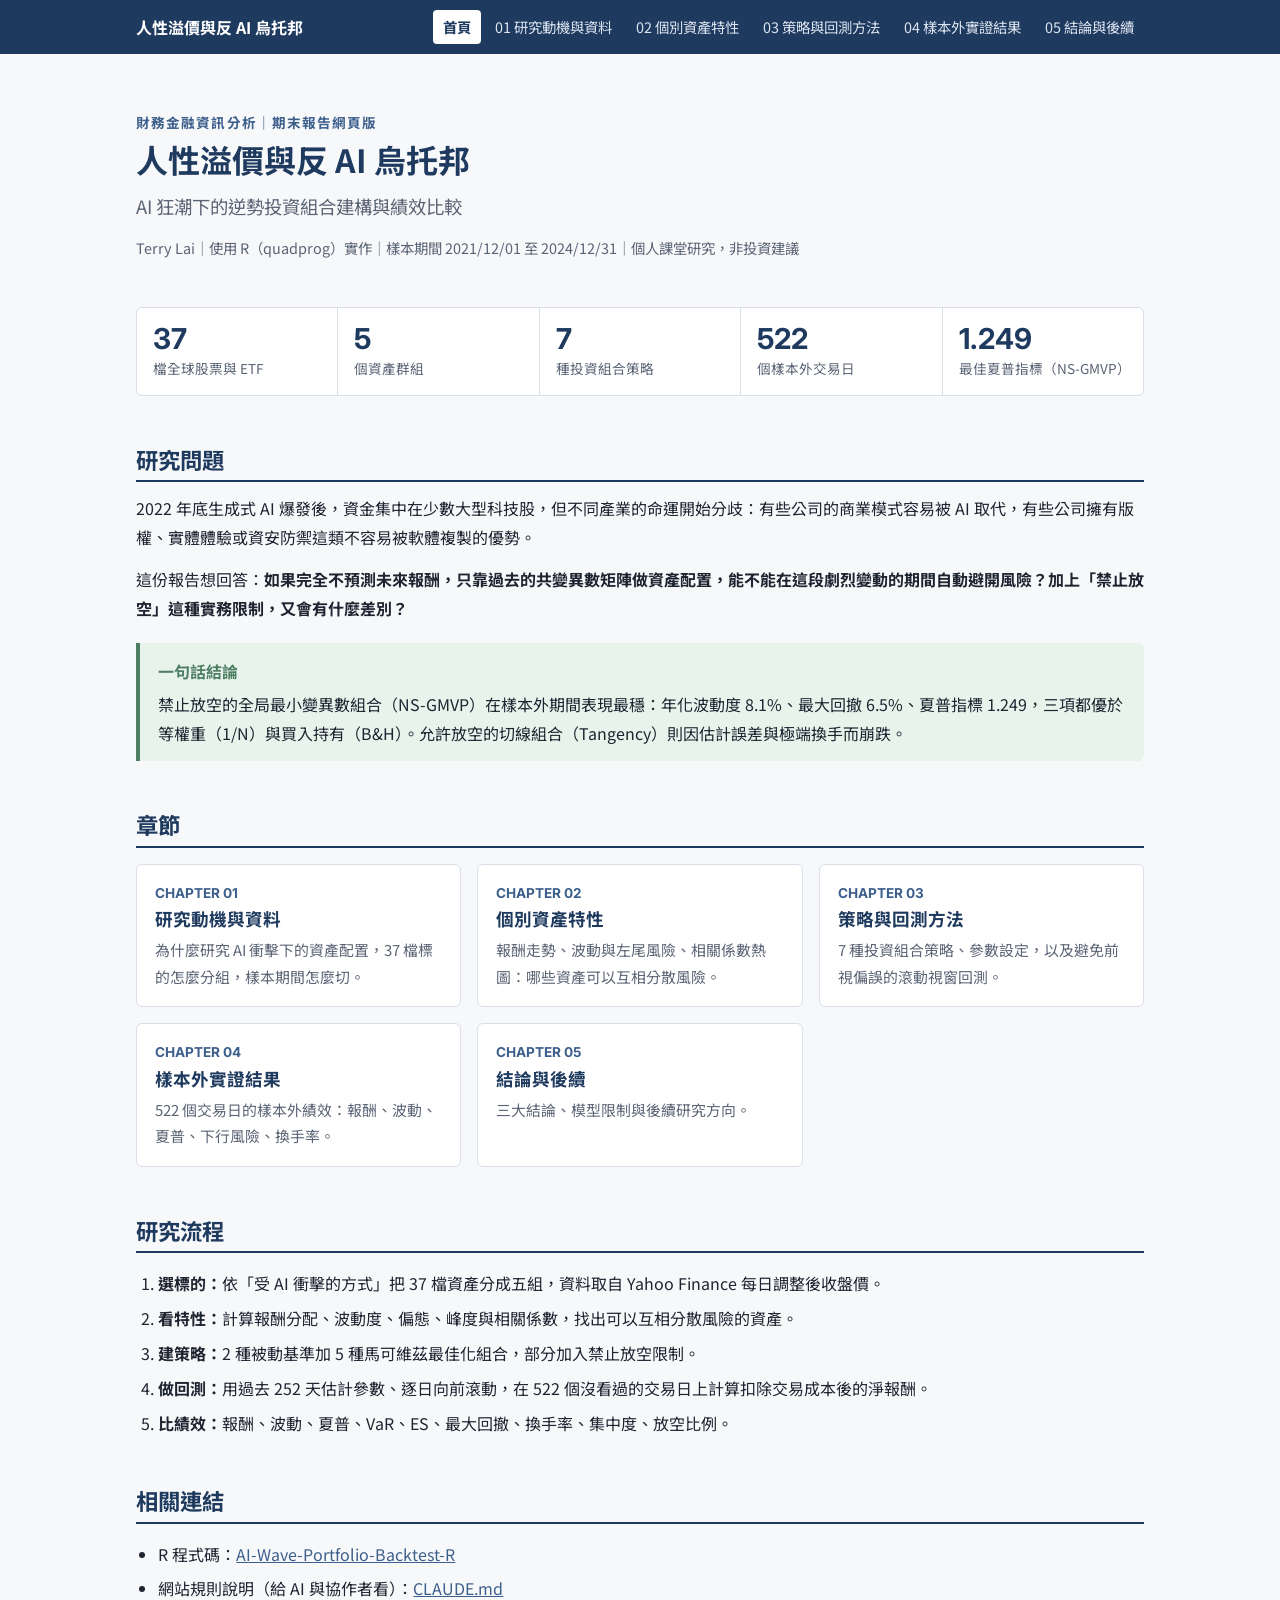
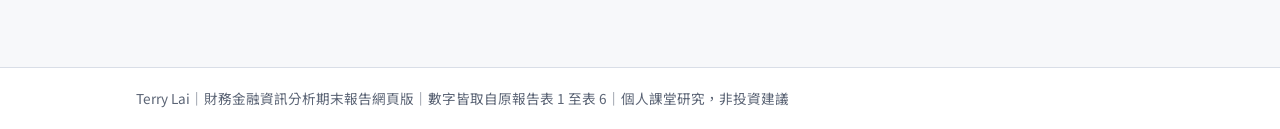
<file: docs/index.html>
<!DOCTYPE html>
<html lang="zh-Hant">
<head>
  <meta charset="UTF-8">
  <meta name="viewport" content="width=device-width, initial-scale=1">
  <title>人性溢價與反 AI 烏托邦｜AI 狂潮下的逆勢投資組合</title>
  <meta name="description" content="財務金融資訊分析期末報告網頁版：37 檔資產、7 種投資組合策略、522 個交易日的樣本外回測。">
  <link rel="preconnect" href="https://fonts.googleapis.com">
  <link rel="preconnect" href="https://fonts.gstatic.com" crossorigin>
  <link href="https://fonts.googleapis.com/css2?family=Inter:wght@400;600;700&family=Noto+Sans+TC:wght@400;500;700&display=swap" rel="stylesheet">
  <link rel="stylesheet" href="assets/css/style.css">
</head>
<body data-root="">
<main>

  <section class="hero">
    <div class="eyebrow">財務金融資訊分析｜期末報告網頁版</div>
    <h1>人性溢價與反 AI 烏托邦</h1>
    <p class="subtitle">AI 狂潮下的逆勢投資組合建構與績效比較</p>
    <p class="meta-line">Terry Lai｜使用 R（quadprog）實作｜樣本期間 2021/12/01 至 2024/12/31｜個人課堂研究，非投資建議</p>
  </section>

  <div class="stat-strip">
    <div class="stat"><div class="value">37</div><div class="label">檔全球股票與 ETF</div></div>
    <div class="stat"><div class="value">5</div><div class="label">個資產群組</div></div>
    <div class="stat"><div class="value">7</div><div class="label">種投資組合策略</div></div>
    <div class="stat"><div class="value">522</div><div class="label">個樣本外交易日</div></div>
    <div class="stat"><div class="value">1.249</div><div class="label">最佳夏普指標（NS-GMVP）</div></div>
  </div>

  <h2>研究問題</h2>
  <p>2022 年底生成式 AI 爆發後，資金集中在少數大型科技股，但不同產業的命運開始分歧：有些公司的商業模式容易被 AI 取代，有些公司擁有版權、實體體驗或資安防禦這類不容易被軟體複製的優勢。</p>
  <p>這份報告想回答：<strong>如果完全不預測未來報酬，只靠過去的共變異數矩陣做資產配置，能不能在這段劇烈變動的期間自動避開風險？加上「禁止放空」這種實務限制，又會有什麼差別？</strong></p>

  <div class="callout good">
    <div class="callout-title">一句話結論</div>
    <p>禁止放空的全局最小變異數組合（NS-GMVP）在樣本外期間表現最穩：年化波動度 8.1%、最大回撤 6.5%、夏普指標 1.249，三項都優於等權重（1/N）與買入持有（B&amp;H）。允許放空的切線組合（Tangency）則因估計誤差與極端換手而崩跌。</p>
  </div>

  <h2>章節</h2>
  <div class="card-grid" id="chapter-cards">
    <!-- 由 assets/js/site.js 的 CHAPTERS 自動產生；以下為未啟用 JavaScript 時的備用連結 -->
    <a class="card" href="chapters/01-motivation.html"><h3>01 研究動機與資料</h3></a>
    <a class="card" href="chapters/02-assets.html"><h3>02 個別資產特性</h3></a>
    <a class="card" href="chapters/03-method.html"><h3>03 策略與回測方法</h3></a>
    <a class="card" href="chapters/04-results.html"><h3>04 樣本外實證結果</h3></a>
    <a class="card" href="chapters/05-conclusion.html"><h3>05 結論與後續</h3></a>
  </div>

  <h2>研究流程</h2>
  <ol>
    <li><strong>選標的：</strong>依「受 AI 衝擊的方式」把 37 檔資產分成五組，資料取自 Yahoo Finance 每日調整後收盤價。</li>
    <li><strong>看特性：</strong>計算報酬分配、波動度、偏態、峰度與相關係數，找出可以互相分散風險的資產。</li>
    <li><strong>建策略：</strong>2 種被動基準加 5 種馬可維茲最佳化組合，部分加入禁止放空限制。</li>
    <li><strong>做回測：</strong>用過去 252 天估計參數、逐日向前滾動，在 522 個沒看過的交易日上計算扣除交易成本後的淨報酬。</li>
    <li><strong>比績效：</strong>報酬、波動、夏普、VaR、ES、最大回撤、換手率、集中度、放空比例。</li>
  </ol>

  <h2>相關連結</h2>
  <ul>
    <li>R 程式碼：<a href="https://github.com/terrysian1006/AI-Wave-Portfolio-Backtest-R">AI-Wave-Portfolio-Backtest-R</a></li>
    <li>網站規則說明（給 AI 與協作者看）：<a href="CLAUDE.md">CLAUDE.md</a></li>
  </ul>

</main>
<script src="assets/js/report-data.js"></script>
<script src="assets/js/site.js"></script>
</body>
</html>
</file>
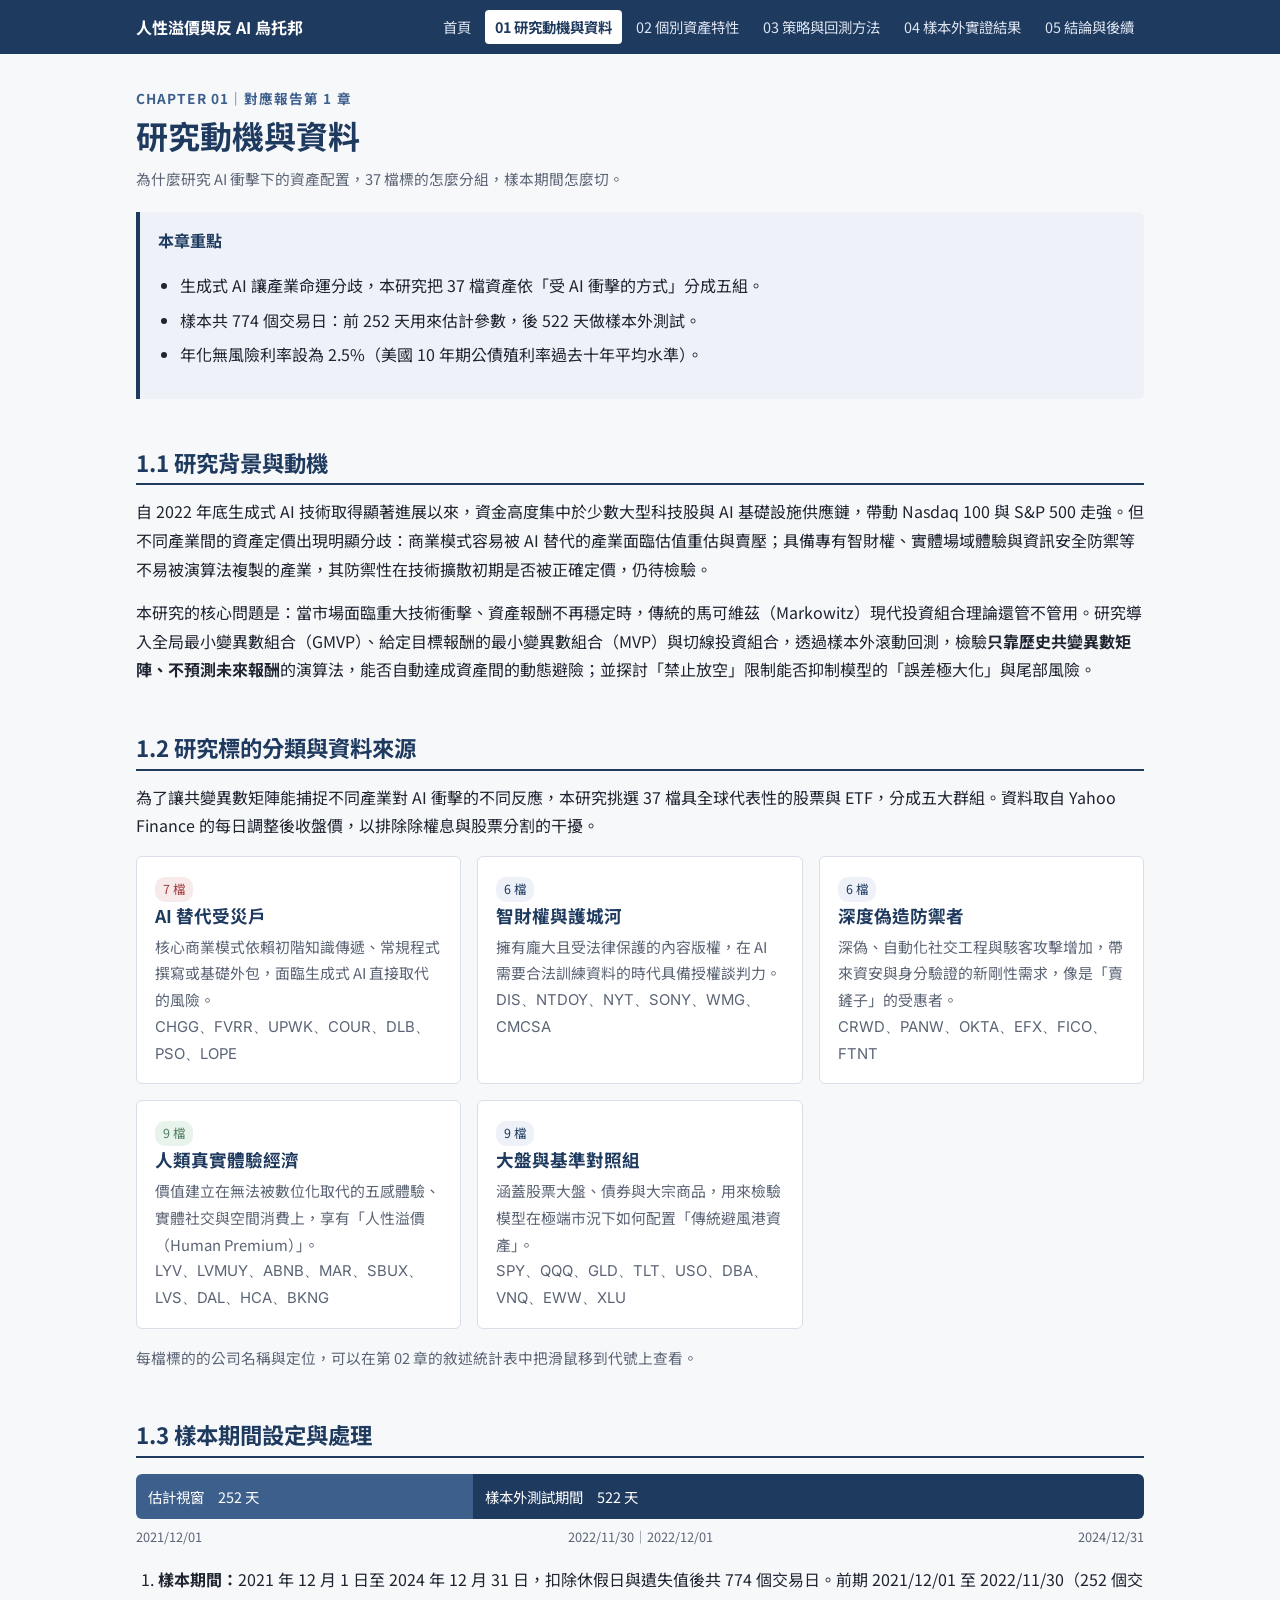
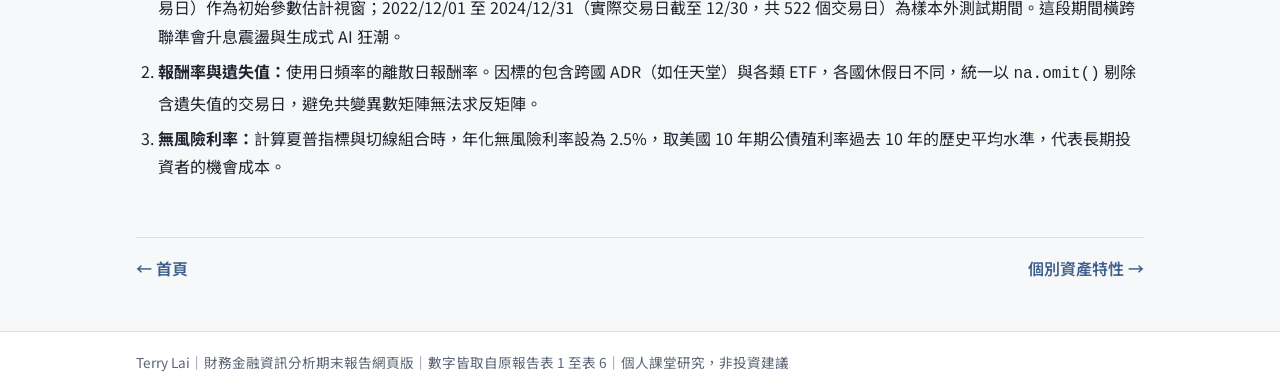
<file: docs/chapters/01-motivation.html>
<!DOCTYPE html>
<html lang="zh-Hant">
<head>
  <meta charset="UTF-8">
  <meta name="viewport" content="width=device-width, initial-scale=1">
  <title>01 研究動機與資料｜人性溢價與反 AI 烏托邦</title>
  <link rel="preconnect" href="https://fonts.googleapis.com">
  <link rel="preconnect" href="https://fonts.gstatic.com" crossorigin>
  <link href="https://fonts.googleapis.com/css2?family=Inter:wght@400;600;700&family=Noto+Sans+TC:wght@400;500;700&display=swap" rel="stylesheet">
  <link rel="stylesheet" href="../assets/css/style.css">
</head>
<body data-root="../">
<main>

  <div class="eyebrow">CHAPTER 01｜對應報告第 1 章</div>
  <h1>研究動機與資料</h1>
  <p class="muted">為什麼研究 AI 衝擊下的資產配置，37 檔標的怎麼分組，樣本期間怎麼切。</p>

  <div class="callout">
    <div class="callout-title">本章重點</div>
    <ul>
      <li>生成式 AI 讓產業命運分歧，本研究把 37 檔資產依「受 AI 衝擊的方式」分成五組。</li>
      <li>樣本共 774 個交易日：前 252 天用來估計參數，後 522 天做樣本外測試。</li>
      <li>年化無風險利率設為 2.5%（美國 10 年期公債殖利率過去十年平均水準）。</li>
    </ul>
  </div>

  <h2>1.1 研究背景與動機</h2>
  <p>自 2022 年底生成式 AI 技術取得顯著進展以來，資金高度集中於少數大型科技股與 AI 基礎設施供應鏈，帶動 Nasdaq 100 與 S&amp;P 500 走強。但不同產業間的資產定價出現明顯分歧：商業模式容易被 AI 替代的產業面臨估值重估與賣壓；具備專有智財權、實體場域體驗與資訊安全防禦等不易被演算法複製的產業，其防禦性在技術擴散初期是否被正確定價，仍待檢驗。</p>
  <p>本研究的核心問題是：當市場面臨重大技術衝擊、資產報酬不再穩定時，傳統的馬可維茲（Markowitz）現代投資組合理論還管不管用。研究導入全局最小變異數組合（GMVP）、給定目標報酬的最小變異數組合（MVP）與切線投資組合，透過樣本外滾動回測，檢驗<strong>只靠歷史共變異數矩陣、不預測未來報酬</strong>的演算法，能否自動達成資產間的動態避險；並探討「禁止放空」限制能否抑制模型的「誤差極大化」與尾部風險。</p>

  <h2>1.2 研究標的分類與資料來源</h2>
  <p>為了讓共變異數矩陣能捕捉不同產業對 AI 衝擊的不同反應，本研究挑選 37 檔具全球代表性的股票與 ETF，分成五大群組。資料取自 Yahoo Finance 的每日調整後收盤價，以排除除權息與股票分割的干擾。</p>

  <div class="card-grid">
    <div class="card"><span class="tag short">7 檔</span><h3>AI 替代受災戶</h3><p>核心商業模式依賴初階知識傳遞、常規程式撰寫或基礎外包，面臨生成式 AI 直接取代的風險。</p><p class="num">CHGG、FVRR、UPWK、COUR、DLB、PSO、LOPE</p></div>
    <div class="card"><span class="tag">6 檔</span><h3>智財權與護城河</h3><p>擁有龐大且受法律保護的內容版權，在 AI 需要合法訓練資料的時代具備授權談判力。</p><p class="num">DIS、NTDOY、NYT、SONY、WMG、CMCSA</p></div>
    <div class="card"><span class="tag">6 檔</span><h3>深度偽造防禦者</h3><p>深偽、自動化社交工程與駭客攻擊增加，帶來資安與身分驗證的新剛性需求，像是「賣鏟子」的受惠者。</p><p class="num">CRWD、PANW、OKTA、EFX、FICO、FTNT</p></div>
    <div class="card"><span class="tag noshort">9 檔</span><h3>人類真實體驗經濟</h3><p>價值建立在無法被數位化取代的五感體驗、實體社交與空間消費上，享有「人性溢價（Human Premium）」。</p><p class="num">LYV、LVMUY、ABNB、MAR、SBUX、LVS、DAL、HCA、BKNG</p></div>
    <div class="card"><span class="tag">9 檔</span><h3>大盤與基準對照組</h3><p>涵蓋股票大盤、債券與大宗商品，用來檢驗模型在極端市況下如何配置「傳統避風港資產」。</p><p class="num">SPY、QQQ、GLD、TLT、USO、DBA、VNQ、EWW、XLU</p></div>
  </div>
  <p class="muted">每檔標的的公司名稱與定位，可以在第 02 章的敘述統計表中把滑鼠移到代號上查看。</p>

  <h2>1.3 樣本期間設定與處理</h2>
  <div class="timeline" aria-label="樣本期間切分">
    <div class="est">估計視窗　252 天</div>
    <div class="oos">樣本外測試期間　522 天</div>
  </div>
  <div class="timeline-labels"><span>2021/12/01</span><span>2022/11/30｜2022/12/01</span><span>2024/12/31</span></div>

  <ol>
    <li><strong>樣本期間：</strong>2021 年 12 月 1 日至 2024 年 12 月 31 日，扣除休假日與遺失值後共 774 個交易日。前期 2021/12/01 至 2022/11/30（252 個交易日）作為初始參數估計視窗；2022/12/01 至 2024/12/31（實際交易日截至 12/30，共 522 個交易日）為樣本外測試期間。這段期間橫跨聯準會升息震盪與生成式 AI 狂潮。</li>
    <li><strong>報酬率與遺失值：</strong>使用日頻率的離散日報酬率。因標的包含跨國 ADR（如任天堂）與各類 ETF，各國休假日不同，統一以 <code>na.omit()</code> 剔除含遺失值的交易日，避免共變異數矩陣無法求反矩陣。</li>
    <li><strong>無風險利率：</strong>計算夏普指標與切線組合時，年化無風險利率設為 2.5%，取美國 10 年期公債殖利率過去 10 年的歷史平均水準，代表長期投資者的機會成本。</li>
  </ol>

</main>
<script src="../assets/js/report-data.js"></script>
<script src="../assets/js/site.js"></script>
</body>
</html>
</file>
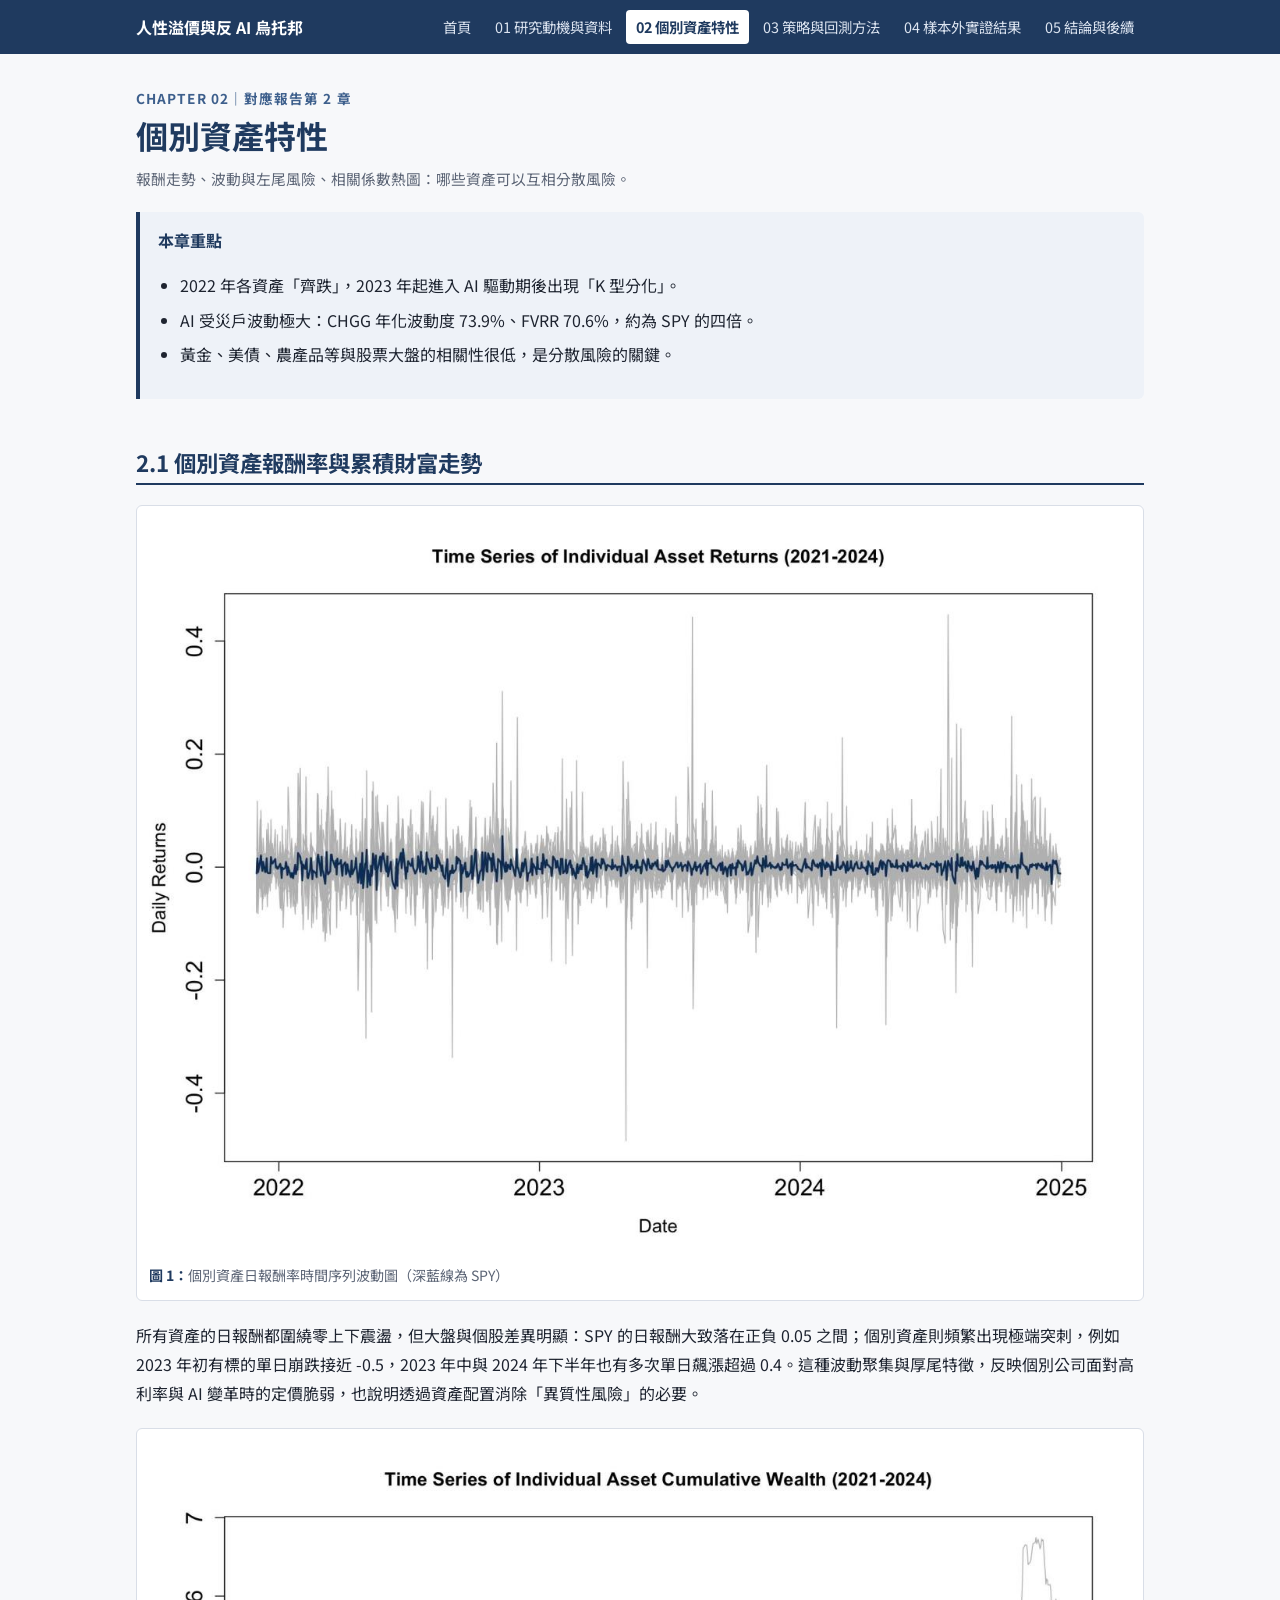
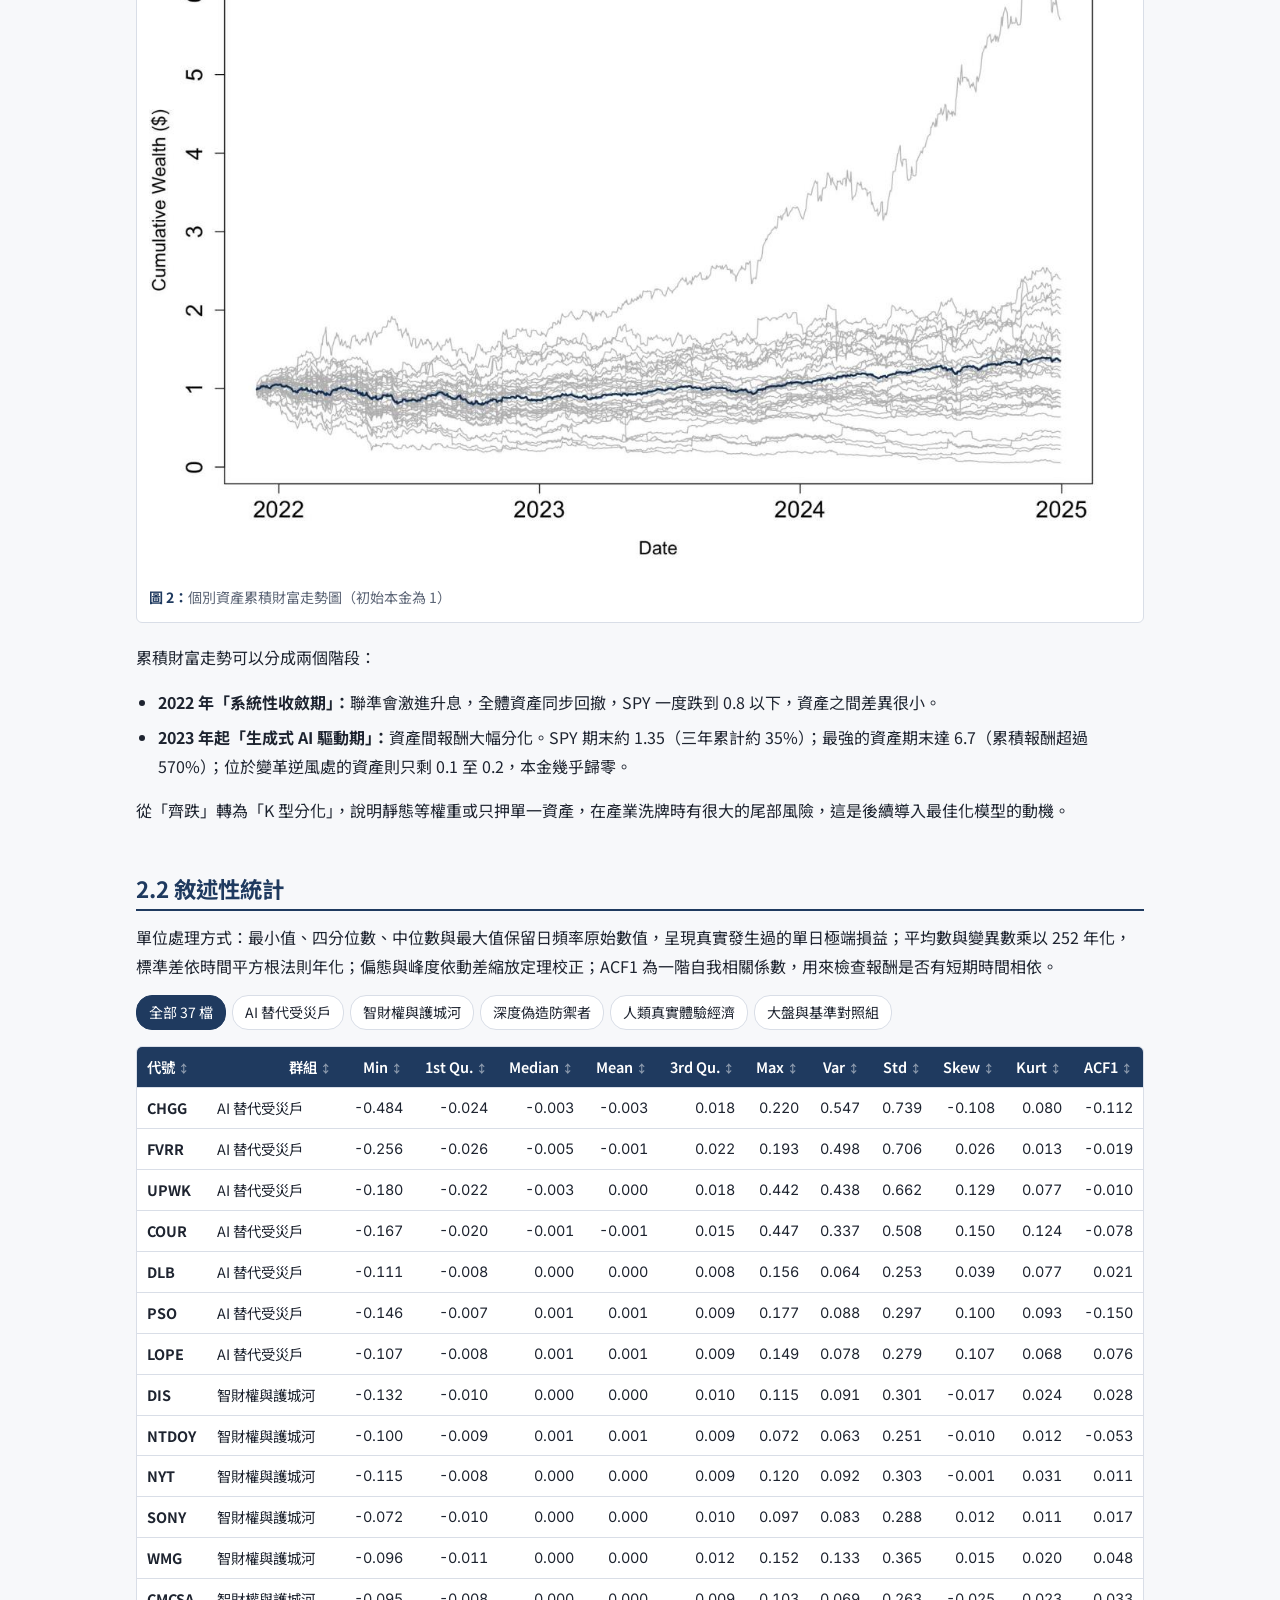
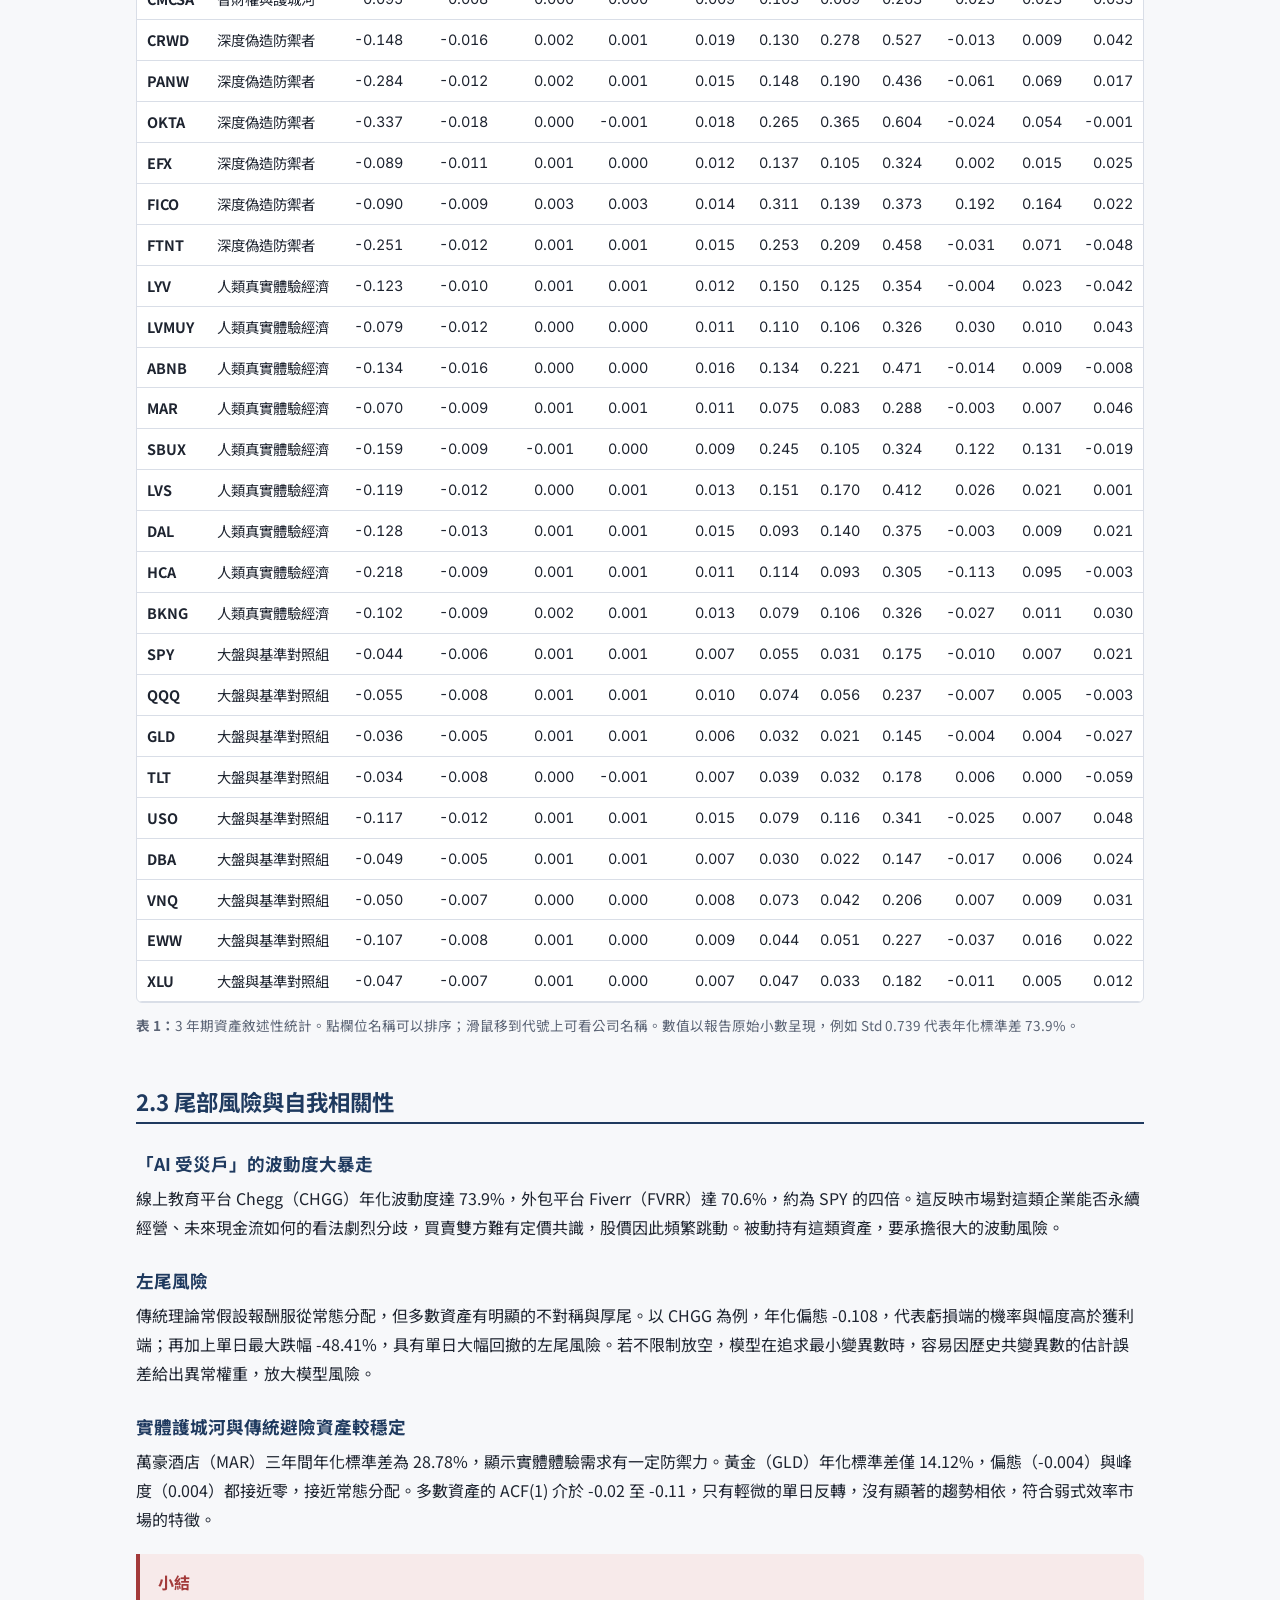
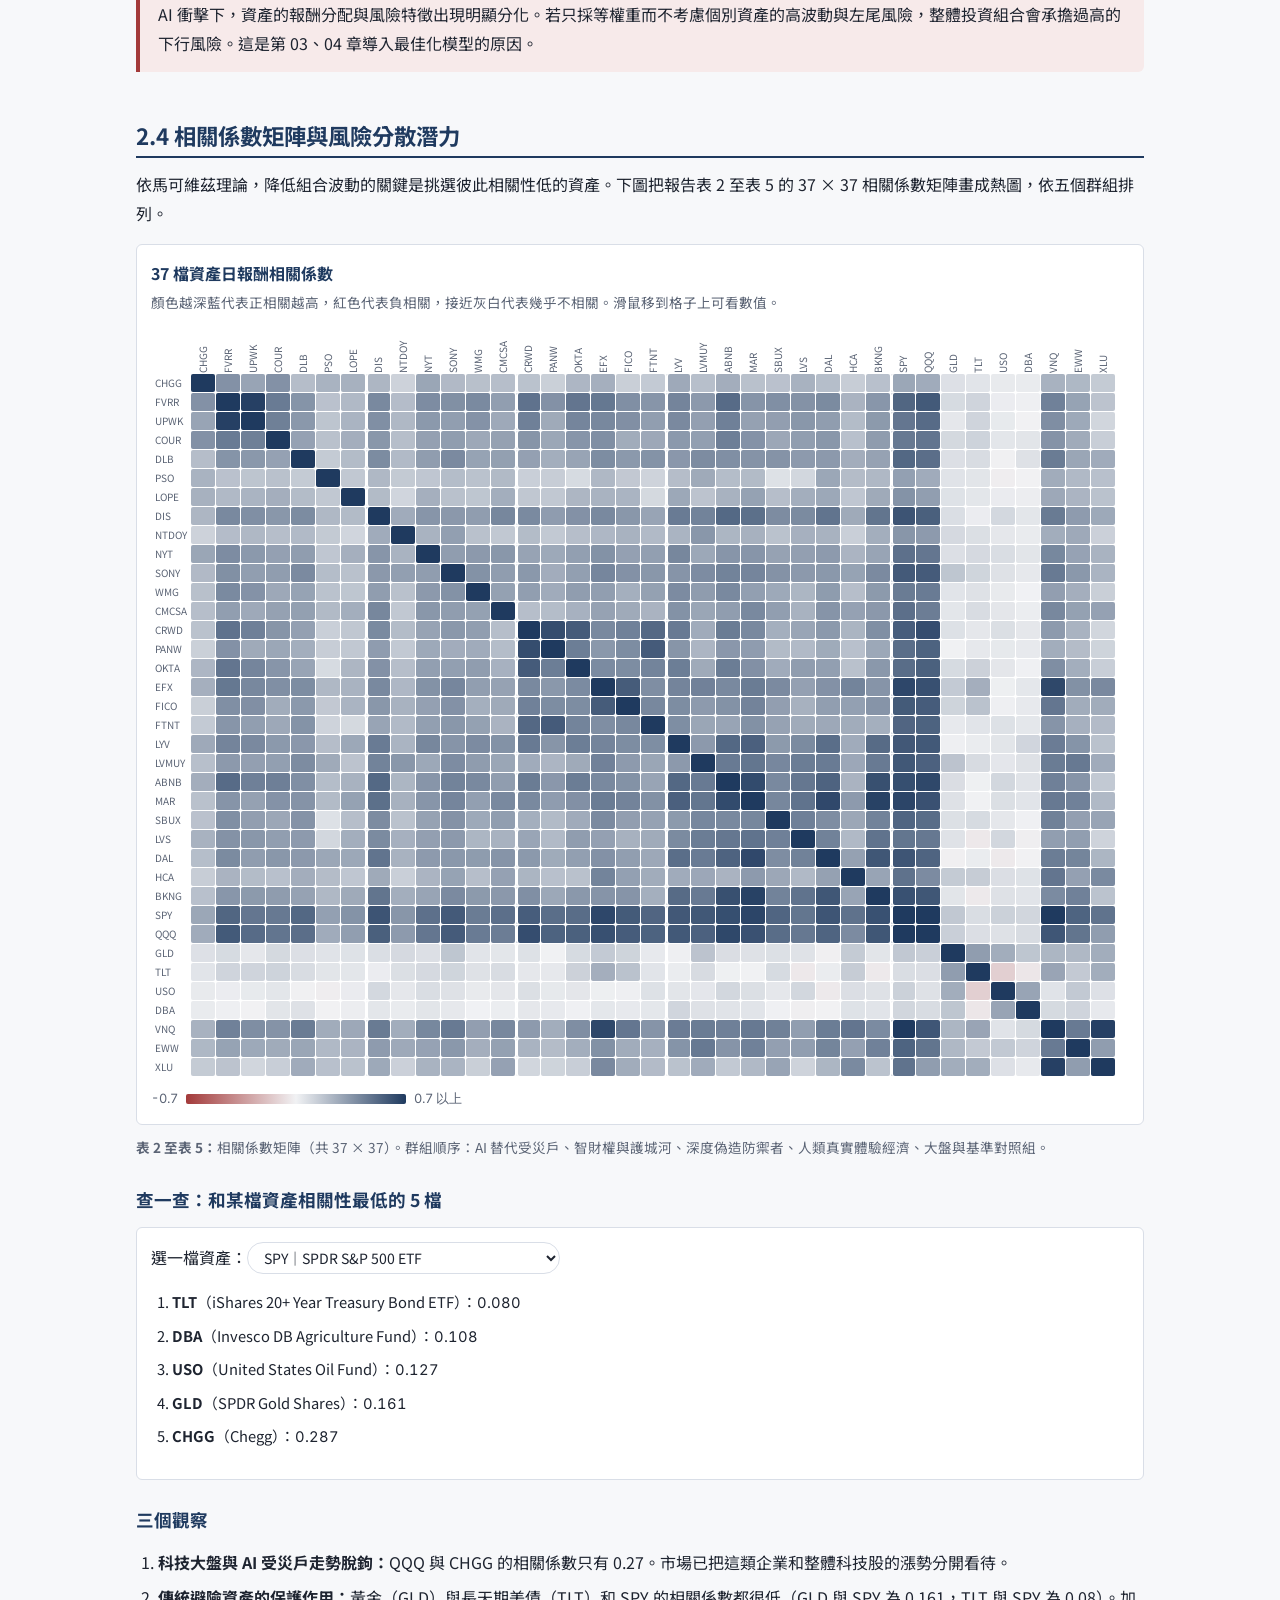
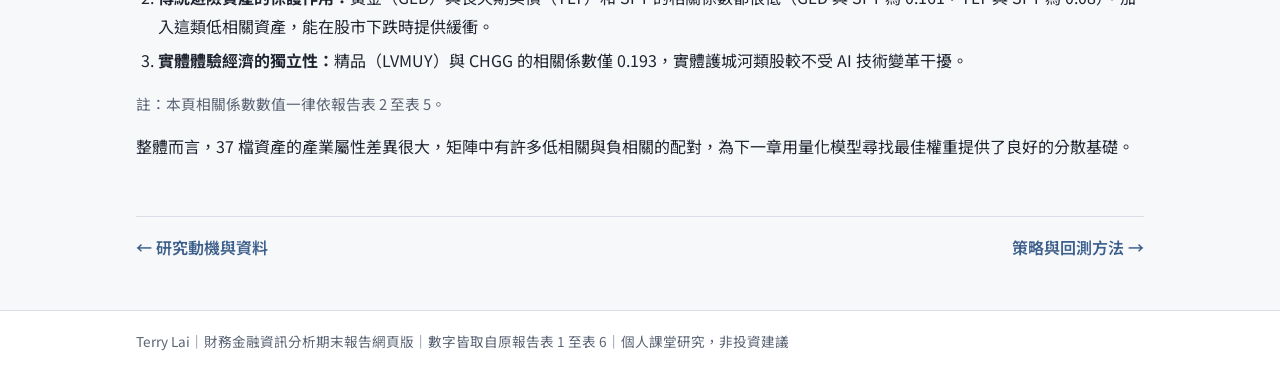
<file: docs/chapters/02-assets.html>
<!DOCTYPE html>
<html lang="zh-Hant">
<head>
  <meta charset="UTF-8">
  <meta name="viewport" content="width=device-width, initial-scale=1">
  <title>02 個別資產特性｜人性溢價與反 AI 烏托邦</title>
  <link rel="preconnect" href="https://fonts.googleapis.com">
  <link rel="preconnect" href="https://fonts.gstatic.com" crossorigin>
  <link href="https://fonts.googleapis.com/css2?family=Inter:wght@400;600;700&family=Noto+Sans+TC:wght@400;500;700&display=swap" rel="stylesheet">
  <link rel="stylesheet" href="../assets/css/style.css">
</head>
<body data-root="../">
<main>

  <div class="eyebrow">CHAPTER 02｜對應報告第 2 章</div>
  <h1>個別資產特性</h1>
  <p class="muted">報酬走勢、波動與左尾風險、相關係數熱圖：哪些資產可以互相分散風險。</p>

  <div class="callout">
    <div class="callout-title">本章重點</div>
    <ul>
      <li>2022 年各資產「齊跌」，2023 年起進入 AI 驅動期後出現「K 型分化」。</li>
      <li>AI 受災戶波動極大：CHGG 年化波動度 73.9%、FVRR 70.6%，約為 SPY 的四倍。</li>
      <li>黃金、美債、農產品等與股票大盤的相關性很低，是分散風險的關鍵。</li>
    </ul>
  </div>

  <h2>2.1 個別資產報酬率與累積財富走勢</h2>
  <figure>
    <img src="../assets/img/fig-01.jpg" alt="37 檔資產 2021 至 2024 年日報酬率時間序列，SPY 以深藍線標示，其餘為灰線" loading="lazy">
    <figcaption><strong>圖 1：</strong>個別資產日報酬率時間序列波動圖（深藍線為 SPY）</figcaption>
  </figure>
  <p>所有資產的日報酬都圍繞零上下震盪，但大盤與個股差異明顯：SPY 的日報酬大致落在正負 0.05 之間；個別資產則頻繁出現極端突刺，例如 2023 年初有標的單日崩跌接近 -0.5，2023 年中與 2024 年下半年也有多次單日飆漲超過 0.4。這種波動聚集與厚尾特徵，反映個別公司面對高利率與 AI 變革時的定價脆弱，也說明透過資產配置消除「異質性風險」的必要。</p>

  <figure>
    <img src="../assets/img/fig-02.jpg" alt="37 檔資產 2021 至 2024 年累積財富走勢，SPY 期末約 1.35，最高一檔約 6.7" loading="lazy">
    <figcaption><strong>圖 2：</strong>個別資產累積財富走勢圖（初始本金為 1）</figcaption>
  </figure>
  <p>累積財富走勢可以分成兩個階段：</p>
  <ul>
    <li><strong>2022 年「系統性收斂期」：</strong>聯準會激進升息，全體資產同步回撤，SPY 一度跌到 0.8 以下，資產之間差異很小。</li>
    <li><strong>2023 年起「生成式 AI 驅動期」：</strong>資產間報酬大幅分化。SPY 期末約 1.35（三年累計約 35%）；最強的資產期末達 6.7（累積報酬超過 570%）；位於變革逆風處的資產則只剩 0.1 至 0.2，本金幾乎歸零。</li>
  </ul>
  <p>從「齊跌」轉為「K 型分化」，說明靜態等權重或只押單一資產，在產業洗牌時有很大的尾部風險，這是後續導入最佳化模型的動機。</p>

  <h2>2.2 敘述性統計</h2>
  <p>單位處理方式：最小值、四分位數、中位數與最大值保留日頻率原始數值，呈現真實發生過的單日極端損益；平均數與變異數乘以 252 年化，標準差依時間平方根法則年化；偏態與峰度依動差縮放定理校正；ACF1 為一階自我相關係數，用來檢查報酬是否有短期時間相依。</p>
  <div class="filter-bar" id="group-filter" aria-label="依群組篩選"></div>
  <div class="table-wrap" id="stats-table"></div>
  <p class="table-note"><strong>表 1：</strong>3 年期資產敘述性統計。點欄位名稱可以排序；滑鼠移到代號上可看公司名稱。數值以報告原始小數呈現，例如 Std 0.739 代表年化標準差 73.9%。</p>

  <h2>2.3 尾部風險與自我相關性</h2>
  <h3>「AI 受災戶」的波動度大暴走</h3>
  <p>線上教育平台 Chegg（CHGG）年化波動度達 73.9%，外包平台 Fiverr（FVRR）達 70.6%，約為 SPY 的四倍。這反映市場對這類企業能否永續經營、未來現金流如何的看法劇烈分歧，買賣雙方難有定價共識，股價因此頻繁跳動。被動持有這類資產，要承擔很大的波動風險。</p>
  <h3>左尾風險</h3>
  <p>傳統理論常假設報酬服從常態分配，但多數資產有明顯的不對稱與厚尾。以 CHGG 為例，年化偏態 -0.108，代表虧損端的機率與幅度高於獲利端；再加上單日最大跌幅 -48.41%，具有單日大幅回撤的左尾風險。若不限制放空，模型在追求最小變異數時，容易因歷史共變異數的估計誤差給出異常權重，放大模型風險。</p>
  <h3>實體護城河與傳統避險資產較穩定</h3>
  <p>萬豪酒店（MAR）三年間年化標準差為 28.78%，顯示實體體驗需求有一定防禦力。黃金（GLD）年化標準差僅 14.12%，偏態（-0.004）與峰度（0.004）都接近零，接近常態分配。多數資產的 ACF(1) 介於 -0.02 至 -0.11，只有輕微的單日反轉，沒有顯著的趨勢相依，符合弱式效率市場的特徵。</p>
  <div class="callout warn">
    <div class="callout-title">小結</div>
    <p>AI 衝擊下，資產的報酬分配與風險特徵出現明顯分化。若只採等權重而不考慮個別資產的高波動與左尾風險，整體投資組合會承擔過高的下行風險。這是第 03、04 章導入最佳化模型的原因。</p>
  </div>

  <h2>2.4 相關係數矩陣與風險分散潛力</h2>
  <p>依馬可維茲理論，降低組合波動的關鍵是挑選彼此相關性低的資產。下圖把報告表 2 至表 5 的 37 × 37 相關係數矩陣畫成熱圖，依五個群組排列。</p>
  <div class="chart-box">
    <div class="chart-title">37 檔資產日報酬相關係數</div>
    <div class="chart-sub">顏色越深藍代表正相關越高，紅色代表負相關，接近灰白代表幾乎不相關。滑鼠移到格子上可看數值。</div>
    <div class="heatmap-scroll" id="corr-heatmap"></div>
    <div class="legend-bar">
      <span class="num">-0.7</span>
      <span class="ramp" style="background: linear-gradient(90deg, #A33A3A, #F1F2F4 50%, #1F3A5F);"></span>
      <span class="num">0.7 以上</span>
    </div>
  </div>
  <p class="table-note"><strong>表 2 至表 5：</strong>相關係數矩陣（共 37 × 37）。群組順序：AI 替代受災戶、智財權與護城河、深度偽造防禦者、人類真實體驗經濟、大盤與基準對照組。</p>

  <h3>查一查：和某檔資產相關性最低的 5 檔</h3>
  <div class="chart-box" id="lowest-corr"></div>

  <h3>三個觀察</h3>
  <ol>
    <li><strong>科技大盤與 AI 受災戶走勢脫鉤：</strong>QQQ 與 CHGG 的相關係數只有 0.27。市場已把這類企業和整體科技股的漲勢分開看待。</li>
    <li><strong>傳統避險資產的保護作用：</strong>黃金（GLD）與長天期美債（TLT）和 SPY 的相關係數都很低（GLD 與 SPY 為 0.161，TLT 與 SPY 為 0.08）。加入這類低相關資產，能在股市下跌時提供緩衝。</li>
    <li><strong>實體體驗經濟的獨立性：</strong>精品（LVMUY）與 CHGG 的相關係數僅 0.193，實體護城河類股較不受 AI 技術變革干擾。</li>
  </ol>
  <p class="muted">註：本頁相關係數數值一律依報告表 2 至表 5。</p>
  <p>整體而言，37 檔資產的產業屬性差異很大，矩陣中有許多低相關與負相關的配對，為下一章用量化模型尋找最佳權重提供了良好的分散基礎。</p>

</main>
<script src="../assets/js/report-data.js"></script>
<script src="../assets/js/site.js"></script>
</body>
</html>
</file>
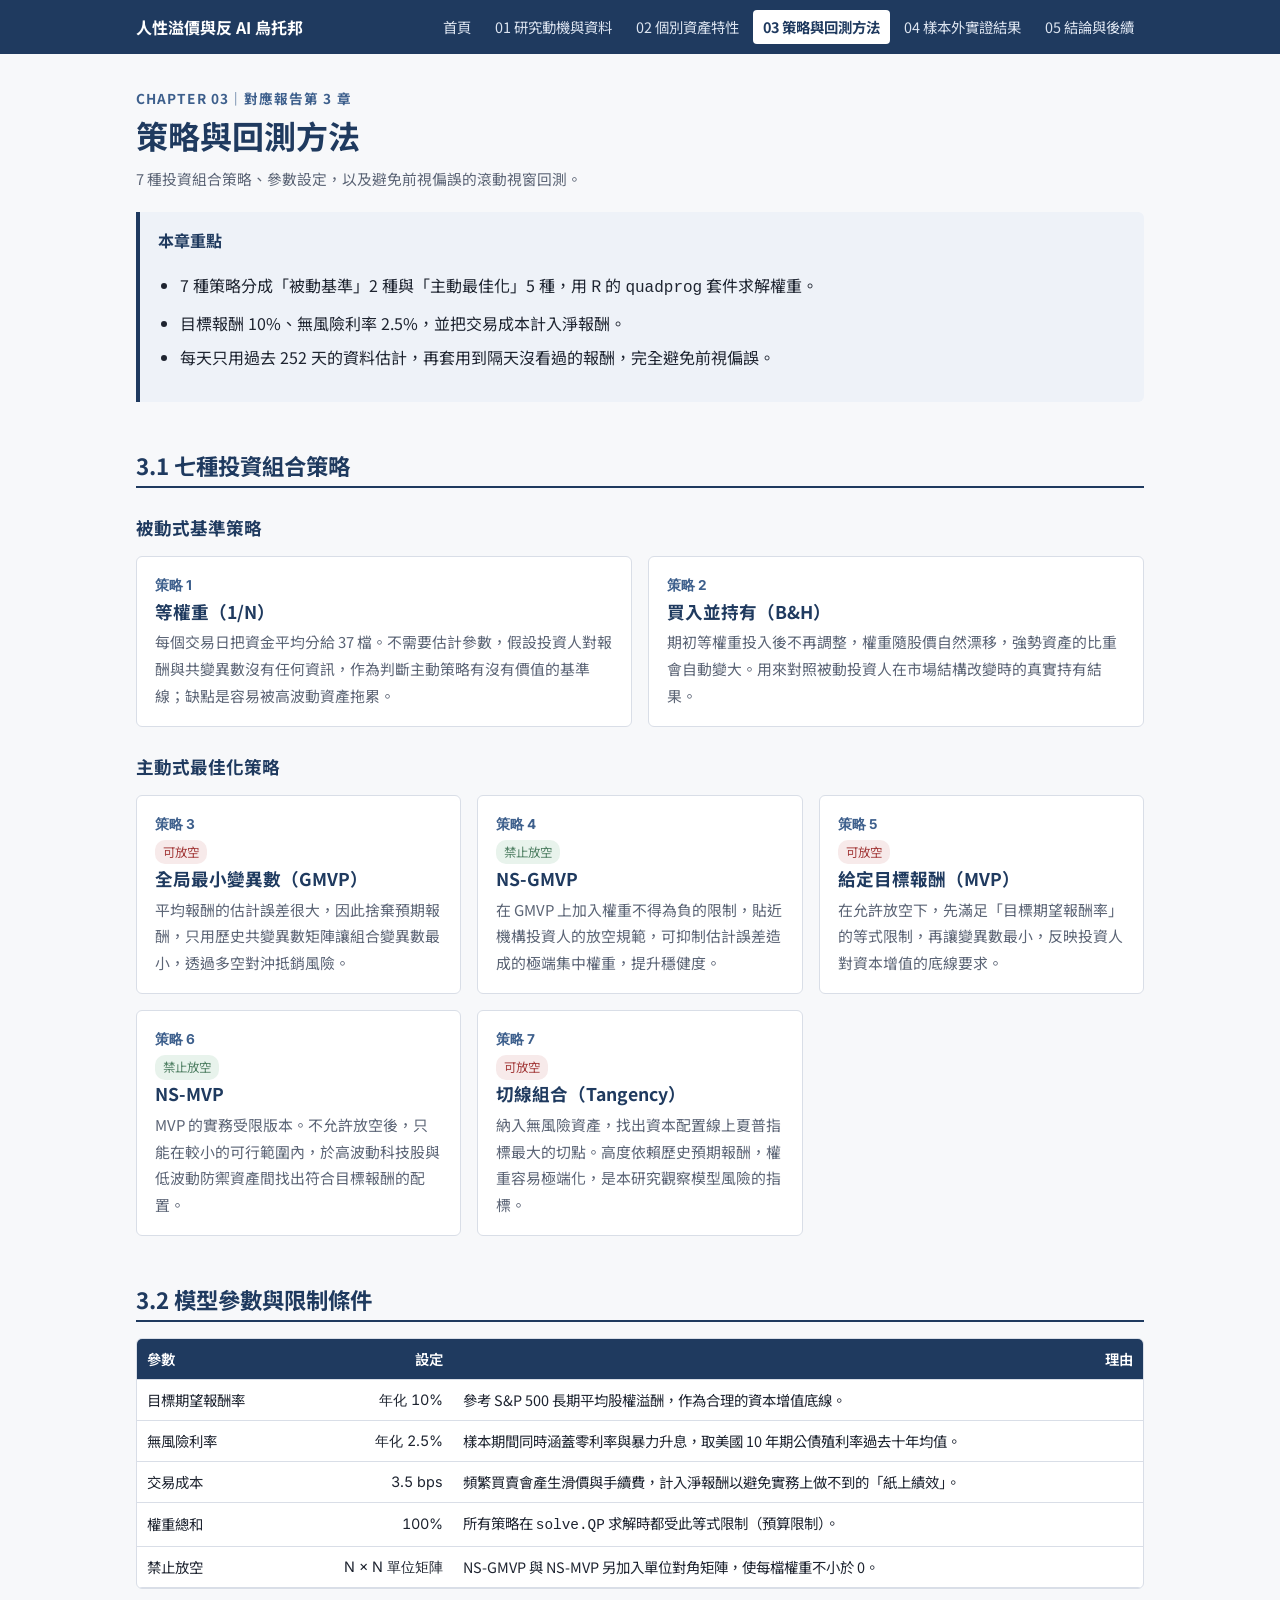
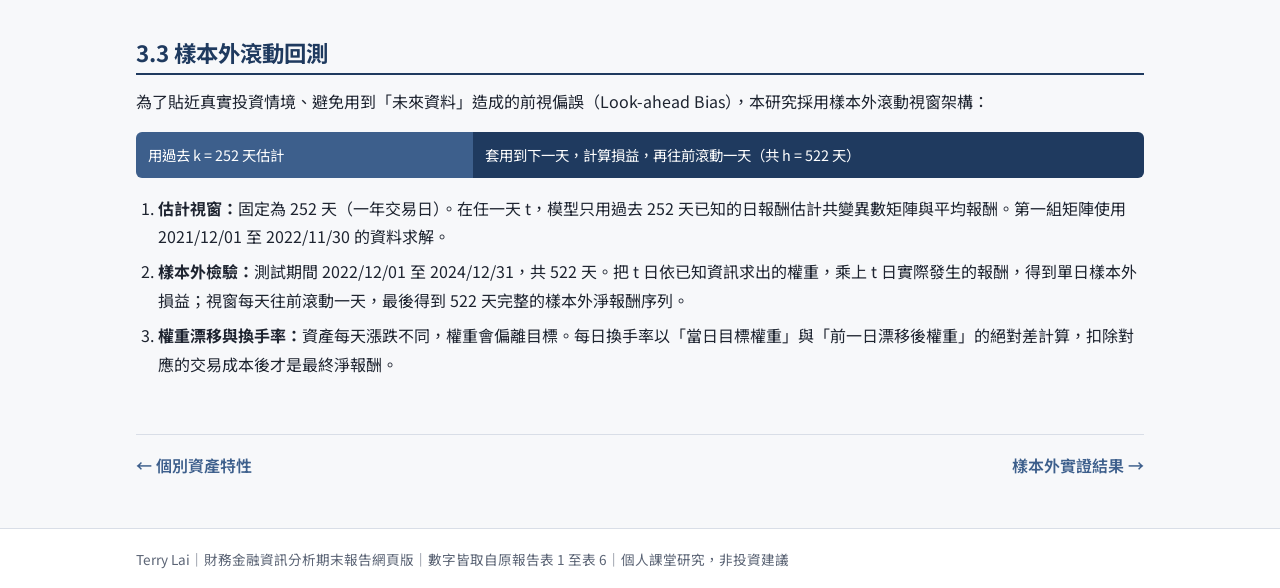
<file: docs/chapters/03-method.html>
<!DOCTYPE html>
<html lang="zh-Hant">
<head>
  <meta charset="UTF-8">
  <meta name="viewport" content="width=device-width, initial-scale=1">
  <title>03 策略與回測方法｜人性溢價與反 AI 烏托邦</title>
  <link rel="preconnect" href="https://fonts.googleapis.com">
  <link rel="preconnect" href="https://fonts.gstatic.com" crossorigin>
  <link href="https://fonts.googleapis.com/css2?family=Inter:wght@400;600;700&family=Noto+Sans+TC:wght@400;500;700&display=swap" rel="stylesheet">
  <link rel="stylesheet" href="../assets/css/style.css">
</head>
<body data-root="../">
<main>

  <div class="eyebrow">CHAPTER 03｜對應報告第 3 章</div>
  <h1>策略與回測方法</h1>
  <p class="muted">7 種投資組合策略、參數設定，以及避免前視偏誤的滾動視窗回測。</p>

  <div class="callout">
    <div class="callout-title">本章重點</div>
    <ul>
      <li>7 種策略分成「被動基準」2 種與「主動最佳化」5 種，用 R 的 <code>quadprog</code> 套件求解權重。</li>
      <li>目標報酬 10%、無風險利率 2.5%，並把交易成本計入淨報酬。</li>
      <li>每天只用過去 252 天的資料估計，再套用到隔天沒看過的報酬，完全避免前視偏誤。</li>
    </ul>
  </div>

  <h2>3.1 七種投資組合策略</h2>
  <h3>被動式基準策略</h3>
  <div class="card-grid">
    <div class="card"><div class="card-no">策略 1</div><h3>等權重（1/N）</h3><p>每個交易日把資金平均分給 37 檔。不需要估計參數，假設投資人對報酬與共變異數沒有任何資訊，作為判斷主動策略有沒有價值的基準線；缺點是容易被高波動資產拖累。</p></div>
    <div class="card"><div class="card-no">策略 2</div><h3>買入並持有（B&amp;H）</h3><p>期初等權重投入後不再調整，權重隨股價自然漂移，強勢資產的比重會自動變大。用來對照被動投資人在市場結構改變時的真實持有結果。</p></div>
  </div>

  <h3>主動式最佳化策略</h3>
  <div class="card-grid">
    <div class="card"><div class="card-no">策略 3</div><span class="tag short">可放空</span><h3>全局最小變異數（GMVP）</h3><p>平均報酬的估計誤差很大，因此捨棄預期報酬，只用歷史共變異數矩陣讓組合變異數最小，透過多空對沖抵銷風險。</p></div>
    <div class="card"><div class="card-no">策略 4</div><span class="tag noshort">禁止放空</span><h3>NS-GMVP</h3><p>在 GMVP 上加入權重不得為負的限制，貼近機構投資人的放空規範，可抑制估計誤差造成的極端集中權重，提升穩健度。</p></div>
    <div class="card"><div class="card-no">策略 5</div><span class="tag short">可放空</span><h3>給定目標報酬（MVP）</h3><p>在允許放空下，先滿足「目標期望報酬率」的等式限制，再讓變異數最小，反映投資人對資本增值的底線要求。</p></div>
    <div class="card"><div class="card-no">策略 6</div><span class="tag noshort">禁止放空</span><h3>NS-MVP</h3><p>MVP 的實務受限版本。不允許放空後，只能在較小的可行範圍內，於高波動科技股與低波動防禦資產間找出符合目標報酬的配置。</p></div>
    <div class="card"><div class="card-no">策略 7</div><span class="tag short">可放空</span><h3>切線組合（Tangency）</h3><p>納入無風險資產，找出資本配置線上夏普指標最大的切點。高度依賴歷史預期報酬，權重容易極端化，是本研究觀察模型風險的指標。</p></div>
  </div>

  <h2>3.2 模型參數與限制條件</h2>
  <div class="table-wrap">
    <table>
      <thead><tr><th>參數</th><th>設定</th><th>理由</th></tr></thead>
      <tbody>
        <tr><td>目標期望報酬率</td><td class="num">年化 10%</td><td class="text">參考 S&amp;P 500 長期平均股權溢酬，作為合理的資本增值底線。</td></tr>
        <tr><td>無風險利率</td><td class="num">年化 2.5%</td><td class="text">樣本期間同時涵蓋零利率與暴力升息，取美國 10 年期公債殖利率過去十年均值。</td></tr>
        <tr><td>交易成本</td><td class="num">3.5 bps</td><td class="text">頻繁買賣會產生滑價與手續費，計入淨報酬以避免實務上做不到的「紙上績效」。</td></tr>
        <tr><td>權重總和</td><td class="num">100%</td><td class="text">所有策略在 <code>solve.QP</code> 求解時都受此等式限制（預算限制）。</td></tr>
        <tr><td>禁止放空</td><td class="num">N × N 單位矩陣</td><td class="text">NS-GMVP 與 NS-MVP 另加入單位對角矩陣，使每檔權重不小於 0。</td></tr>
      </tbody>
    </table>
  </div>

  <h2>3.3 樣本外滾動回測</h2>
  <p>為了貼近真實投資情境、避免用到「未來資料」造成的前視偏誤（Look-ahead Bias），本研究採用樣本外滾動視窗架構：</p>
  <div class="timeline" aria-label="滾動視窗示意">
    <div class="est">用過去 k = 252 天估計</div>
    <div class="oos">套用到下一天，計算損益，再往前滾動一天（共 h = 522 天）</div>
  </div>
  <ol>
    <li><strong>估計視窗：</strong>固定為 252 天（一年交易日）。在任一天 t，模型只用過去 252 天已知的日報酬估計共變異數矩陣與平均報酬。第一組矩陣使用 2021/12/01 至 2022/11/30 的資料求解。</li>
    <li><strong>樣本外檢驗：</strong>測試期間 2022/12/01 至 2024/12/31，共 522 天。把 t 日依已知資訊求出的權重，乘上 t 日實際發生的報酬，得到單日樣本外損益；視窗每天往前滾動一天，最後得到 522 天完整的樣本外淨報酬序列。</li>
    <li><strong>權重漂移與換手率：</strong>資產每天漲跌不同，權重會偏離目標。每日換手率以「當日目標權重」與「前一日漂移後權重」的絕對差計算，扣除對應的交易成本後才是最終淨報酬。</li>
  </ol>

</main>
<script src="../assets/js/report-data.js"></script>
<script src="../assets/js/site.js"></script>
</body>
</html>
</file>
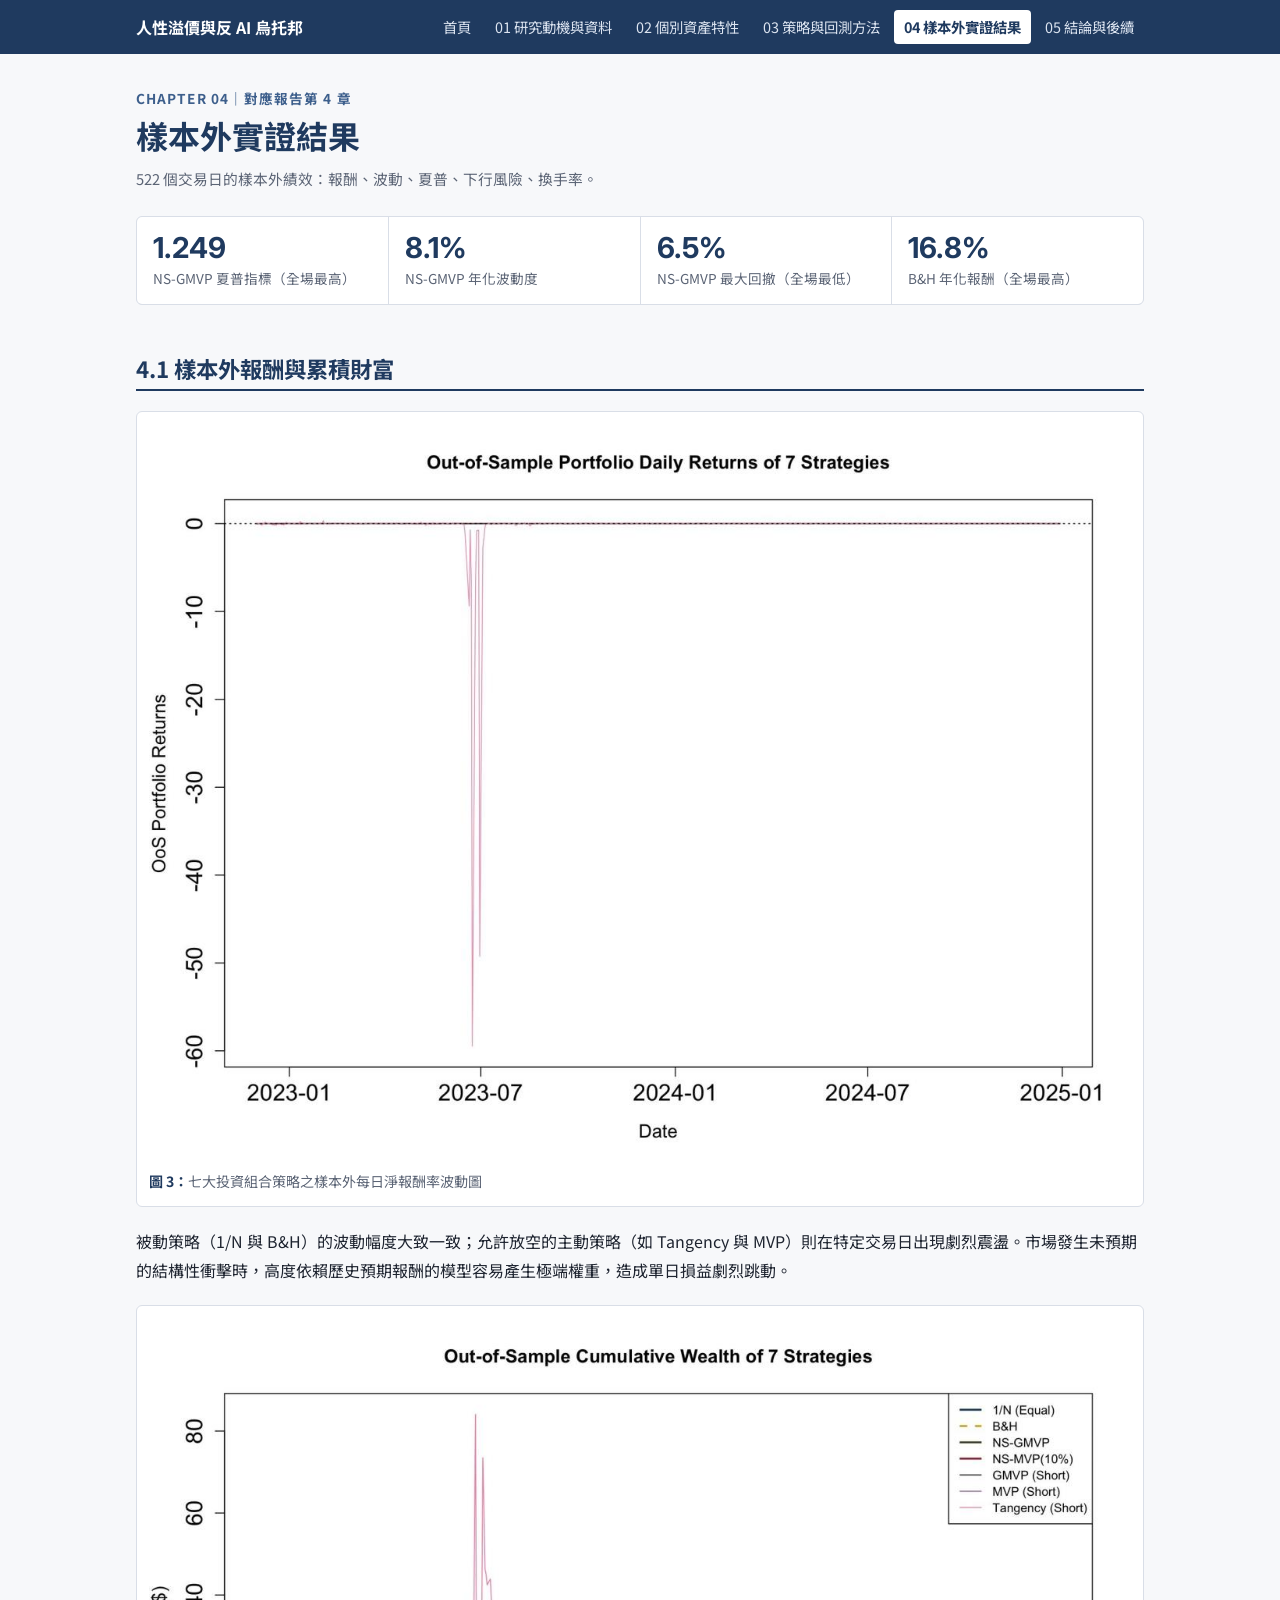
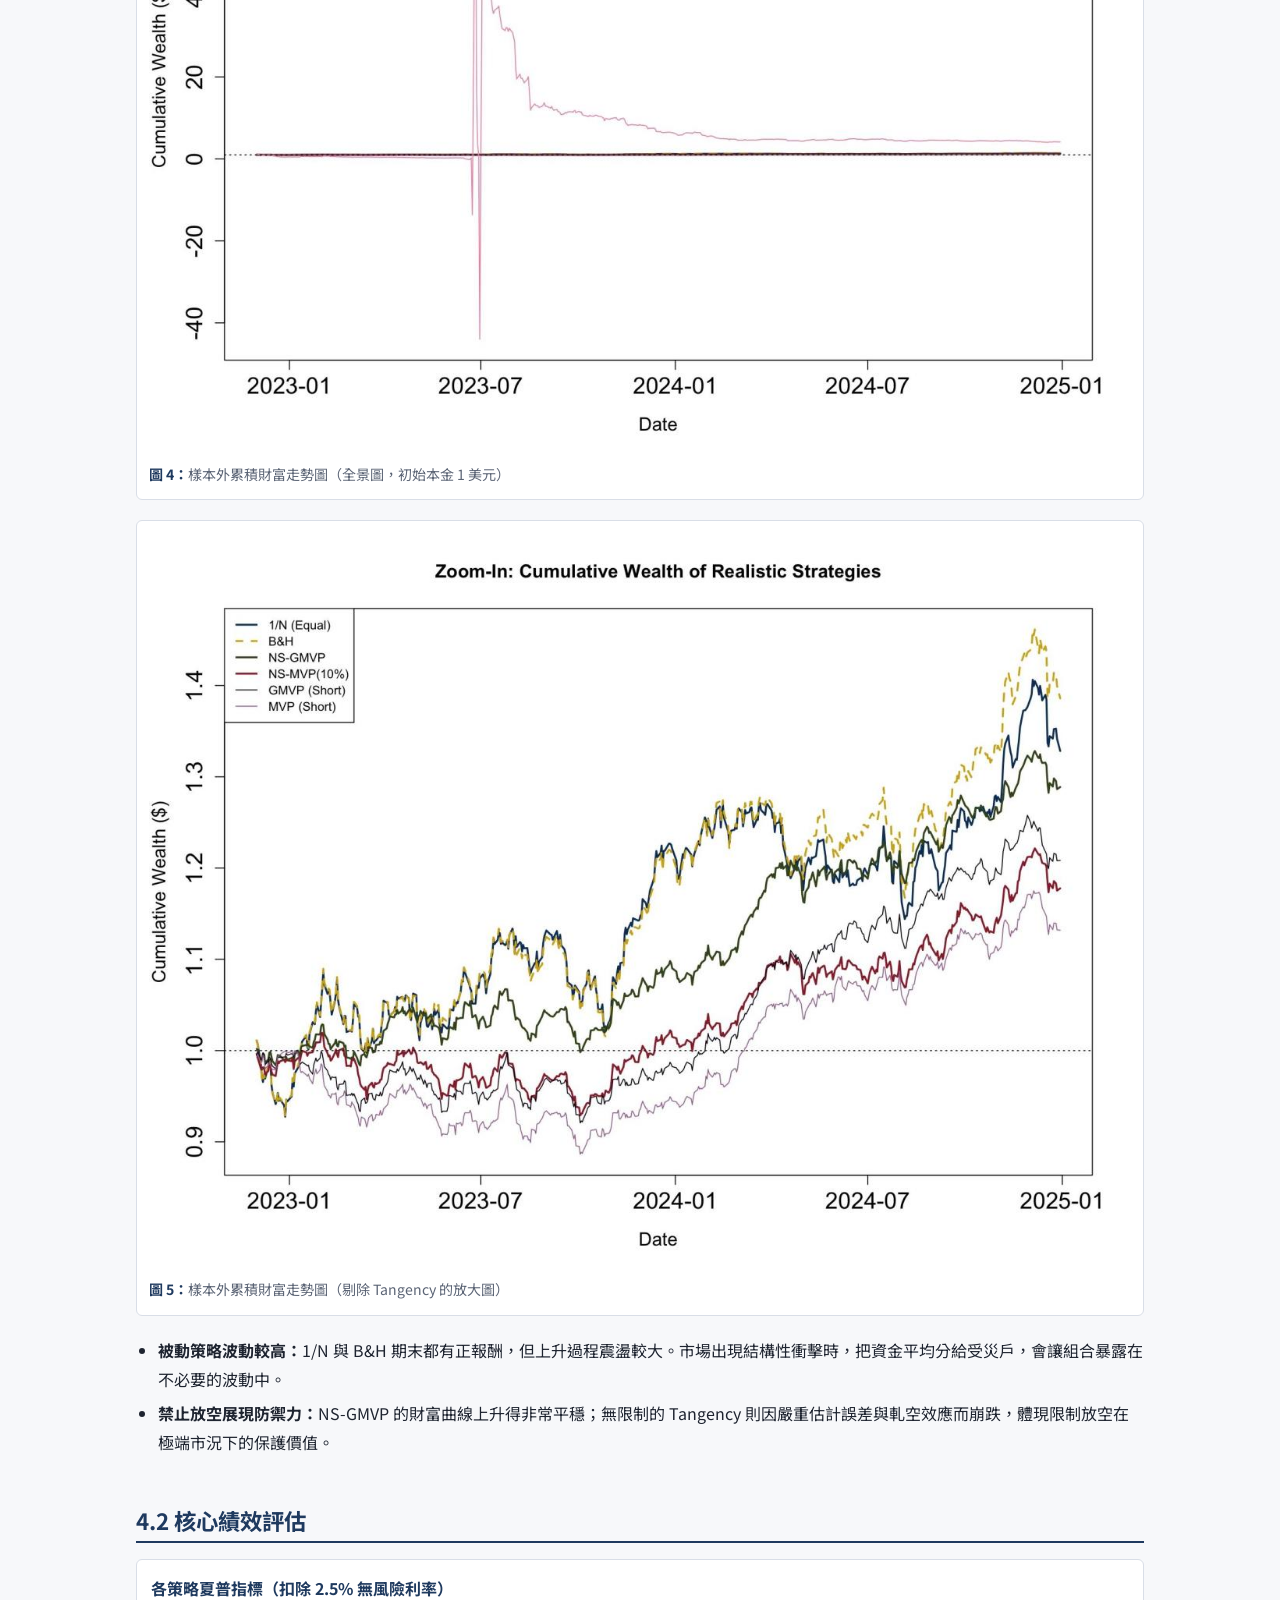
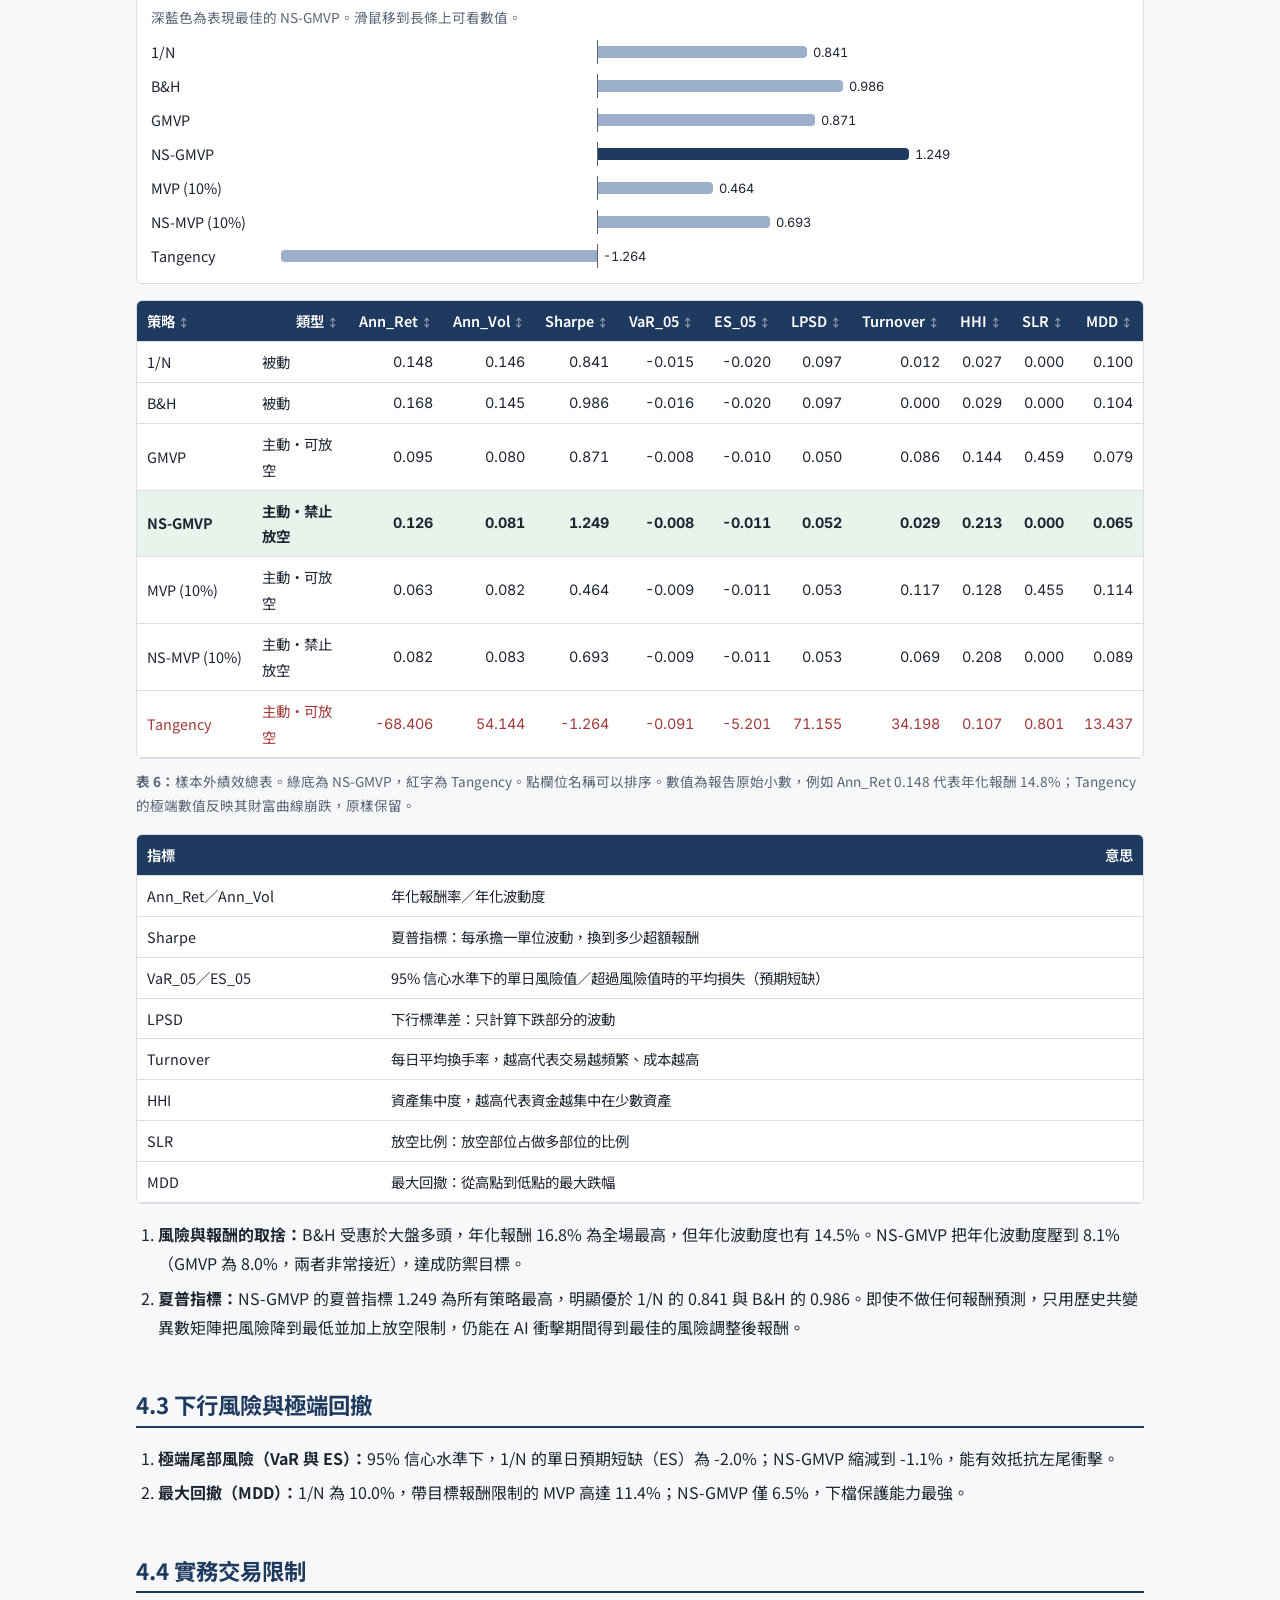
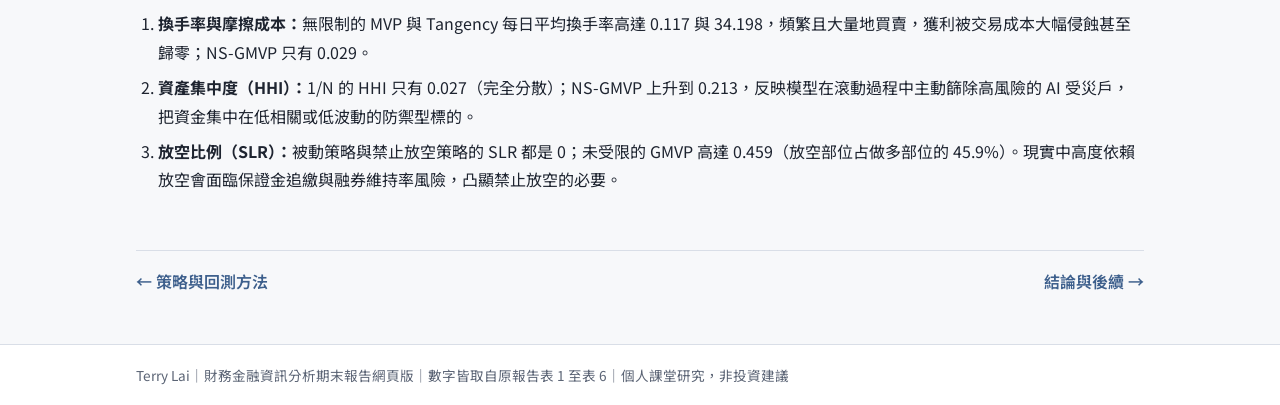
<file: docs/chapters/04-results.html>
<!DOCTYPE html>
<html lang="zh-Hant">
<head>
  <meta charset="UTF-8">
  <meta name="viewport" content="width=device-width, initial-scale=1">
  <title>04 樣本外實證結果｜人性溢價與反 AI 烏托邦</title>
  <link rel="preconnect" href="https://fonts.googleapis.com">
  <link rel="preconnect" href="https://fonts.gstatic.com" crossorigin>
  <link href="https://fonts.googleapis.com/css2?family=Inter:wght@400;600;700&family=Noto+Sans+TC:wght@400;500;700&display=swap" rel="stylesheet">
  <link rel="stylesheet" href="../assets/css/style.css">
</head>
<body data-root="../">
<main>

  <div class="eyebrow">CHAPTER 04｜對應報告第 4 章</div>
  <h1>樣本外實證結果</h1>
  <p class="muted">522 個交易日的樣本外績效：報酬、波動、夏普、下行風險、換手率。</p>

  <div class="stat-strip">
    <div class="stat"><div class="value">1.249</div><div class="label">NS-GMVP 夏普指標（全場最高）</div></div>
    <div class="stat"><div class="value">8.1%</div><div class="label">NS-GMVP 年化波動度</div></div>
    <div class="stat"><div class="value">6.5%</div><div class="label">NS-GMVP 最大回撤（全場最低）</div></div>
    <div class="stat"><div class="value">16.8%</div><div class="label">B&amp;H 年化報酬（全場最高）</div></div>
  </div>

  <h2>4.1 樣本外報酬與累積財富</h2>
  <figure>
    <img src="../assets/img/fig-03.jpg" alt="七種策略樣本外每日淨報酬，Tangency 在 2023 年中出現極端下跌" loading="lazy">
    <figcaption><strong>圖 3：</strong>七大投資組合策略之樣本外每日淨報酬率波動圖</figcaption>
  </figure>
  <p>被動策略（1/N 與 B&amp;H）的波動幅度大致一致；允許放空的主動策略（如 Tangency 與 MVP）則在特定交易日出現劇烈震盪。市場發生未預期的結構性衝擊時，高度依賴歷史預期報酬的模型容易產生極端權重，造成單日損益劇烈跳動。</p>

  <figure>
    <img src="../assets/img/fig-04.jpg" alt="七種策略樣本外累積財富全景圖，Tangency 曲線出現極端起伏" loading="lazy">
    <figcaption><strong>圖 4：</strong>樣本外累積財富走勢圖（全景圖，初始本金 1 美元）</figcaption>
  </figure>
  <figure>
    <img src="../assets/img/fig-05.jpg" alt="剔除 Tangency 後六種策略的累積財富放大圖" loading="lazy">
    <figcaption><strong>圖 5：</strong>樣本外累積財富走勢圖（剔除 Tangency 的放大圖）</figcaption>
  </figure>
  <ul>
    <li><strong>被動策略波動較高：</strong>1/N 與 B&amp;H 期末都有正報酬，但上升過程震盪較大。市場出現結構性衝擊時，把資金平均分給受災戶，會讓組合暴露在不必要的波動中。</li>
    <li><strong>禁止放空展現防禦力：</strong>NS-GMVP 的財富曲線上升得非常平穩；無限制的 Tangency 則因嚴重估計誤差與軋空效應而崩跌，體現限制放空在極端市況下的保護價值。</li>
  </ul>

  <h2>4.2 核心績效評估</h2>
  <div class="chart-box">
    <div class="chart-title">各策略夏普指標（扣除 2.5% 無風險利率）</div>
    <div class="chart-sub">深藍色為表現最佳的 NS-GMVP。滑鼠移到長條上可看數值。</div>
    <div class="bar-chart" id="sharpe-bars"></div>
  </div>

  <div class="table-wrap" id="perf-table"></div>
  <p class="table-note"><strong>表 6：</strong>樣本外績效總表。綠底為 NS-GMVP，紅字為 Tangency。點欄位名稱可以排序。數值為報告原始小數，例如 Ann_Ret 0.148 代表年化報酬 14.8%；Tangency 的極端數值反映其財富曲線崩跌，原樣保留。</p>

  <div class="table-wrap">
    <table>
      <thead><tr><th>指標</th><th>意思</th></tr></thead>
      <tbody>
        <tr><td>Ann_Ret／Ann_Vol</td><td class="text">年化報酬率／年化波動度</td></tr>
        <tr><td>Sharpe</td><td class="text">夏普指標：每承擔一單位波動，換到多少超額報酬</td></tr>
        <tr><td>VaR_05／ES_05</td><td class="text">95% 信心水準下的單日風險值／超過風險值時的平均損失（預期短缺）</td></tr>
        <tr><td>LPSD</td><td class="text">下行標準差：只計算下跌部分的波動</td></tr>
        <tr><td>Turnover</td><td class="text">每日平均換手率，越高代表交易越頻繁、成本越高</td></tr>
        <tr><td>HHI</td><td class="text">資產集中度，越高代表資金越集中在少數資產</td></tr>
        <tr><td>SLR</td><td class="text">放空比例：放空部位占做多部位的比例</td></tr>
        <tr><td>MDD</td><td class="text">最大回撤：從高點到低點的最大跌幅</td></tr>
      </tbody>
    </table>
  </div>

  <ol>
    <li><strong>風險與報酬的取捨：</strong>B&amp;H 受惠於大盤多頭，年化報酬 16.8% 為全場最高，但年化波動度也有 14.5%。NS-GMVP 把年化波動度壓到 8.1%（GMVP 為 8.0%，兩者非常接近），達成防禦目標。</li>
    <li><strong>夏普指標：</strong>NS-GMVP 的夏普指標 1.249 為所有策略最高，明顯優於 1/N 的 0.841 與 B&amp;H 的 0.986。即使不做任何報酬預測，只用歷史共變異數矩陣把風險降到最低並加上放空限制，仍能在 AI 衝擊期間得到最佳的風險調整後報酬。</li>
  </ol>

  <h2>4.3 下行風險與極端回撤</h2>
  <ol>
    <li><strong>極端尾部風險（VaR 與 ES）：</strong>95% 信心水準下，1/N 的單日預期短缺（ES）為 -2.0%；NS-GMVP 縮減到 -1.1%，能有效抵抗左尾衝擊。</li>
    <li><strong>最大回撤（MDD）：</strong>1/N 為 10.0%，帶目標報酬限制的 MVP 高達 11.4%；NS-GMVP 僅 6.5%，下檔保護能力最強。</li>
  </ol>

  <h2>4.4 實務交易限制</h2>
  <ol>
    <li><strong>換手率與摩擦成本：</strong>無限制的 MVP 與 Tangency 每日平均換手率高達 0.117 與 34.198，頻繁且大量地買賣，獲利被交易成本大幅侵蝕甚至歸零；NS-GMVP 只有 0.029。</li>
    <li><strong>資產集中度（HHI）：</strong>1/N 的 HHI 只有 0.027（完全分散）；NS-GMVP 上升到 0.213，反映模型在滾動過程中主動篩除高風險的 AI 受災戶，把資金集中在低相關或低波動的防禦型標的。</li>
    <li><strong>放空比例（SLR）：</strong>被動策略與禁止放空策略的 SLR 都是 0；未受限的 GMVP 高達 0.459（放空部位占做多部位的 45.9%）。現實中高度依賴放空會面臨保證金追繳與融券維持率風險，凸顯禁止放空的必要。</li>
  </ol>

</main>
<script src="../assets/js/report-data.js"></script>
<script src="../assets/js/site.js"></script>
</body>
</html>
</file>
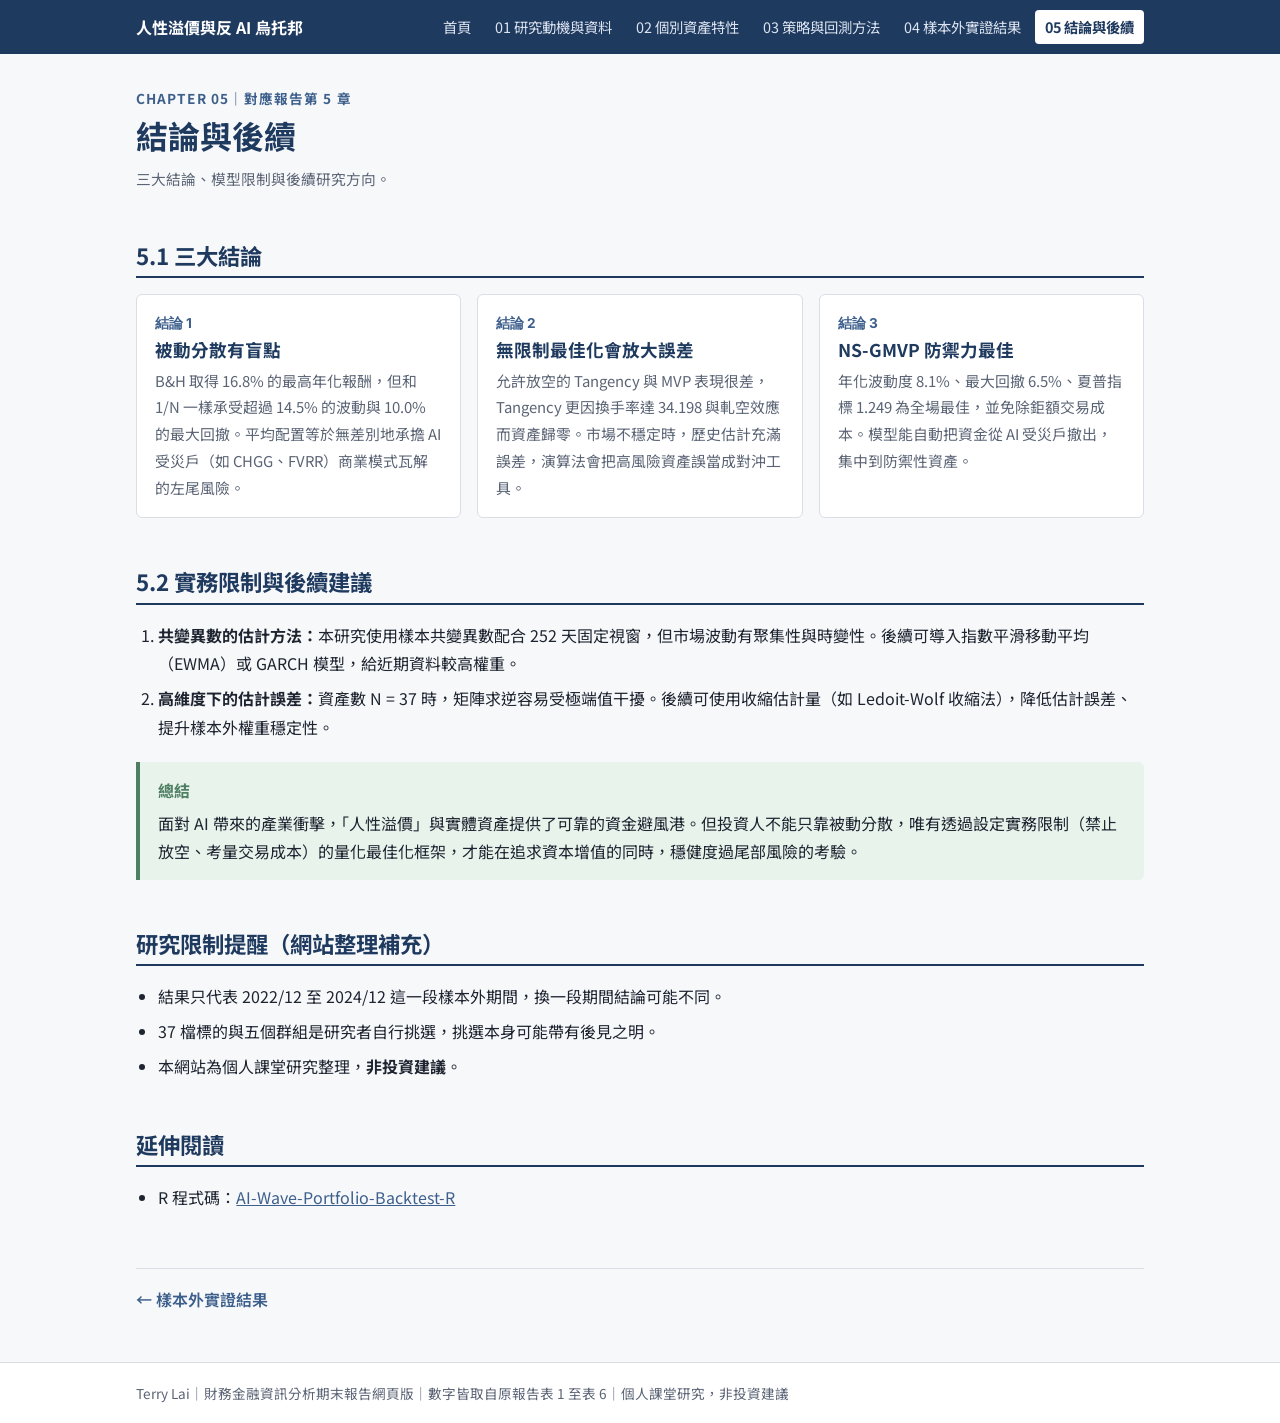
<file: docs/chapters/05-conclusion.html>
<!DOCTYPE html>
<html lang="zh-Hant">
<head>
  <meta charset="UTF-8">
  <meta name="viewport" content="width=device-width, initial-scale=1">
  <title>05 結論與後續｜人性溢價與反 AI 烏托邦</title>
  <link rel="preconnect" href="https://fonts.googleapis.com">
  <link rel="preconnect" href="https://fonts.gstatic.com" crossorigin>
  <link href="https://fonts.googleapis.com/css2?family=Inter:wght@400;600;700&family=Noto+Sans+TC:wght@400;500;700&display=swap" rel="stylesheet">
  <link rel="stylesheet" href="../assets/css/style.css">
</head>
<body data-root="../">
<main>

  <div class="eyebrow">CHAPTER 05｜對應報告第 5 章</div>
  <h1>結論與後續</h1>
  <p class="muted">三大結論、模型限制與後續研究方向。</p>

  <h2>5.1 三大結論</h2>
  <div class="card-grid">
    <div class="card"><div class="card-no">結論 1</div><h3>被動分散有盲點</h3><p>B&amp;H 取得 16.8% 的最高年化報酬，但和 1/N 一樣承受超過 14.5% 的波動與 10.0% 的最大回撤。平均配置等於無差別地承擔 AI 受災戶（如 CHGG、FVRR）商業模式瓦解的左尾風險。</p></div>
    <div class="card"><div class="card-no">結論 2</div><h3>無限制最佳化會放大誤差</h3><p>允許放空的 Tangency 與 MVP 表現很差，Tangency 更因換手率達 34.198 與軋空效應而資產歸零。市場不穩定時，歷史估計充滿誤差，演算法會把高風險資產誤當成對沖工具。</p></div>
    <div class="card"><div class="card-no">結論 3</div><h3>NS-GMVP 防禦力最佳</h3><p>年化波動度 8.1%、最大回撤 6.5%、夏普指標 1.249 為全場最佳，並免除鉅額交易成本。模型能自動把資金從 AI 受災戶撤出，集中到防禦性資產。</p></div>
  </div>

  <h2>5.2 實務限制與後續建議</h2>
  <ol>
    <li><strong>共變異數的估計方法：</strong>本研究使用樣本共變異數配合 252 天固定視窗，但市場波動有聚集性與時變性。後續可導入指數平滑移動平均（EWMA）或 GARCH 模型，給近期資料較高權重。</li>
    <li><strong>高維度下的估計誤差：</strong>資產數 N = 37 時，矩陣求逆容易受極端值干擾。後續可使用收縮估計量（如 Ledoit-Wolf 收縮法），降低估計誤差、提升樣本外權重穩定性。</li>
  </ol>
  <div class="callout good">
    <div class="callout-title">總結</div>
    <p>面對 AI 帶來的產業衝擊，「人性溢價」與實體資產提供了可靠的資金避風港。但投資人不能只靠被動分散，唯有透過設定實務限制（禁止放空、考量交易成本）的量化最佳化框架，才能在追求資本增值的同時，穩健度過尾部風險的考驗。</p>
  </div>

  <h2>研究限制提醒（網站整理補充）</h2>
  <ul>
    <li>結果只代表 2022/12 至 2024/12 這一段樣本外期間，換一段期間結論可能不同。</li>
    <li>37 檔標的與五個群組是研究者自行挑選，挑選本身可能帶有後見之明。</li>
    <li>本網站為個人課堂研究整理，<strong>非投資建議</strong>。</li>
  </ul>

  <h2>延伸閱讀</h2>
  <ul>
    <li>R 程式碼：<a href="https://github.com/terrysian1006/AI-Wave-Portfolio-Backtest-R">AI-Wave-Portfolio-Backtest-R</a></li>
  </ul>

</main>
<script src="../assets/js/report-data.js"></script>
<script src="../assets/js/site.js"></script>
</body>
</html>
</file>
<file: docs/assets/css/style.css>
/*
  style.css
  全站唯一的樣式表。顏色只能用下方 :root 的變數，不要在頁面裡寫死色碼。

  目錄
  1. 色彩與字體變數
  2. 基本排版
  3. 頁首導覽與頁尾
  4. 版面元件：hero、數字條、卡片、提示框
  5. 圖表與圖片
  6. 表格（含排序、篩選）
  7. 互動圖表：相關係數熱圖、長條圖、提示框
  8. 手機版
*/

/* 1. 色彩與字體變數 */
:root {
  --navy: #1F3A5F;        /* 主色：標題、表頭、導覽列 */
  --navy-light: #3D5F8C;  /* 次要強調 */
  --soft-blue: #EEF2F8;   /* 提示框底色 */
  --green: #4F7F63;       /* 正面結論 */
  --green-bg: #E8F3EC;
  --red: #A33A3A;         /* 風險、警示 */
  --red-bg: #F7EAEA;
  --ink: #1E2430;         /* 內文 */
  --muted: #5B6475;       /* 說明文字 */
  --line: #D9DEE7;        /* 框線 */
  --surface: #FFFFFF;
  --page: #F7F8FA;
  --font: "Noto Sans TC", "PingFang TC", "Microsoft JhengHei", system-ui, sans-serif;
  --font-num: "Inter", "Helvetica Neue", Arial, sans-serif;
  --radius: 6px;
  --max: 1040px;
}

/* 2. 基本排版 */
* { box-sizing: border-box; }
html { scroll-behavior: smooth; }
body {
  margin: 0;
  background: var(--page);
  color: var(--ink);
  font-family: var(--font);
  font-size: 16px;
  line-height: 1.8;
}
main { max-width: var(--max); margin: 0 auto; padding: 32px 16px 48px; }
h1, h2, h3 { color: var(--navy); line-height: 1.35; }
h1 { font-size: 2rem; margin: 0 0 8px; }
h2 { font-size: 1.4rem; margin: 48px 0 12px; padding-bottom: 6px; border-bottom: 2px solid var(--navy); }
h3 { font-size: 1.1rem; margin: 28px 0 8px; }
p { margin: 0 0 14px; }
a { color: var(--navy-light); }
.muted { color: var(--muted); font-size: .92rem; }
.num { font-family: var(--font-num); font-variant-numeric: tabular-nums; }
ul, ol { padding-left: 1.4em; }
li { margin-bottom: 6px; }

/* 3. 頁首導覽與頁尾 */
.site-header { background: var(--navy); color: #fff; }
.site-header .inner {
  max-width: var(--max); margin: 0 auto; padding: 10px 16px;
  display: flex; flex-wrap: wrap; align-items: center; gap: 6px 18px;
}
.site-title { color: #fff; font-weight: 700; text-decoration: none; margin-right: auto; }
.site-nav { display: flex; flex-wrap: wrap; gap: 4px; }
.site-nav a {
  color: #DCE4F0; text-decoration: none; font-size: .9rem;
  padding: 4px 10px; border-radius: 4px;
}
.site-nav a:hover { background: rgba(255,255,255,.12); color: #fff; }
.site-nav a[aria-current="page"] { background: #fff; color: var(--navy); font-weight: 700; }
.pager {
  display: flex; justify-content: space-between; gap: 12px;
  margin-top: 56px; padding-top: 16px; border-top: 1px solid var(--line);
}
.pager a { text-decoration: none; font-weight: 600; }
.site-footer { border-top: 1px solid var(--line); background: var(--surface); }
.site-footer .inner { max-width: var(--max); margin: 0 auto; padding: 18px 16px; font-size: .85rem; color: var(--muted); }

/* 4. 版面元件 */
.eyebrow { color: var(--navy-light); font-weight: 700; letter-spacing: .08em; font-size: .85rem; margin-bottom: 4px; }
.hero { padding: 24px 0 8px; }
.hero .subtitle { font-size: 1.15rem; color: var(--muted); margin-bottom: 12px; }
.meta-line { font-size: .9rem; color: var(--muted); }

.stat-strip {
  display: grid; grid-template-columns: repeat(auto-fit, minmax(140px, 1fr));
  gap: 1px; background: var(--line); border: 1px solid var(--line);
  border-radius: var(--radius); overflow: hidden; margin: 24px 0;
}
.stat { background: var(--surface); padding: 14px 16px; }
.stat .value { font-family: var(--font-num); font-size: 1.8rem; font-weight: 700; color: var(--navy); line-height: 1.2; }
.stat .label { font-size: .85rem; color: var(--muted); }

.callout {
  background: var(--soft-blue); border-left: 4px solid var(--navy);
  padding: 14px 18px; border-radius: 0 var(--radius) var(--radius) 0; margin: 20px 0;
}
.callout.good { background: var(--green-bg); border-left-color: var(--green); }
.callout.warn { background: var(--red-bg); border-left-color: var(--red); }
.callout .callout-title { font-weight: 700; color: var(--navy); margin-bottom: 4px; }
.callout.good .callout-title { color: var(--green); }
.callout.warn .callout-title { color: var(--red); }
.callout p:last-child { margin-bottom: 0; }

.card-grid { display: grid; grid-template-columns: repeat(auto-fit, minmax(260px, 1fr)); gap: 16px; margin: 16px 0; }
.card {
  background: var(--surface); border: 1px solid var(--line); border-radius: var(--radius);
  padding: 16px 18px; text-decoration: none; color: var(--ink); display: block;
}
a.card:hover { border-color: var(--navy); box-shadow: 0 2px 8px rgba(31,58,95,.12); }
.card .card-no { font-family: var(--font-num); color: var(--navy-light); font-weight: 700; font-size: .85rem; }
.card h3 { margin: 2px 0 6px; }
.card p { margin: 0; color: var(--muted); font-size: .93rem; }
.tag {
  display: inline-block; font-size: .78rem; padding: 1px 8px; border-radius: 10px;
  background: var(--soft-blue); color: var(--navy); margin-right: 4px;
}
.tag.short { background: var(--red-bg); color: var(--red); }
.tag.noshort { background: var(--green-bg); color: var(--green); }

/* 時間軸（第三章：滾動視窗） */
.timeline { display: flex; border-radius: var(--radius); overflow: hidden; margin: 16px 0 6px; font-size: .9rem; }
.timeline div { padding: 10px 12px; color: #fff; }
.timeline .est { background: var(--navy-light); flex: 252; }
.timeline .oos { background: var(--navy); flex: 522; }
.timeline-labels { display: flex; justify-content: space-between; font-size: .8rem; color: var(--muted); }

/* 5. 圖表與圖片 */
figure { margin: 20px 0; background: var(--surface); border: 1px solid var(--line); border-radius: var(--radius); padding: 12px; }
figure img { width: 100%; height: auto; display: block; }
figcaption { font-size: .88rem; color: var(--muted); margin-top: 8px; }
figcaption strong { color: var(--navy); }

/* 6. 表格 */
.table-wrap { overflow-x: auto; margin: 16px 0; border: 1px solid var(--line); border-radius: var(--radius); background: var(--surface); }
table { border-collapse: collapse; width: 100%; font-size: .9rem; }
th, td { padding: 7px 10px; border-bottom: 1px solid var(--line); text-align: right; white-space: nowrap; }
th:first-child, td:first-child { text-align: left; }
th.text, td.text { text-align: left; }
td.text { text-align: left; white-space: normal; }
thead th { background: var(--navy); color: #fff; font-weight: 600; position: sticky; top: 0; }
tbody tr:hover { background: var(--soft-blue); }
tr.highlight td { background: var(--green-bg); font-weight: 700; }
tr.danger td { color: var(--red); }
th.sortable { cursor: pointer; user-select: none; }
th.sortable::after { content: " \2195"; opacity: .5; font-size: .8em; }
th.sorted-asc::after { content: " \2191"; opacity: 1; }
th.sorted-desc::after { content: " \2193"; opacity: 1; }
.filter-bar { display: flex; flex-wrap: wrap; gap: 6px; margin: 12px 0; }
.filter-bar button, .control {
  font: inherit; font-size: .88rem; border: 1px solid var(--line); background: var(--surface);
  color: var(--ink); padding: 4px 12px; border-radius: 16px; cursor: pointer;
}
.filter-bar button[aria-pressed="true"] { background: var(--navy); color: #fff; border-color: var(--navy); }
.table-note { font-size: .85rem; color: var(--muted); margin-top: -6px; }

/* 7. 互動圖表 */
.chart-box { background: var(--surface); border: 1px solid var(--line); border-radius: var(--radius); padding: 14px; margin: 16px 0; }
.chart-title { font-weight: 700; color: var(--navy); margin-bottom: 2px; }
.chart-sub { font-size: .85rem; color: var(--muted); margin-bottom: 10px; }
.heatmap-scroll { overflow-x: auto; }
.heatmap { border-collapse: separate; border-spacing: 1px; font-size: 10px; width: auto; }
.heatmap th { background: none; color: var(--muted); font-weight: 400; padding: 0 3px; border: 0; position: static; }
.heatmap thead th { writing-mode: vertical-rl; transform: rotate(180deg); height: 48px; text-align: left; }
.heatmap td { width: 15px; height: 15px; padding: 0; border: 0; border-radius: 2px; }
.heatmap td:hover { outline: 2px solid var(--ink); }
.heatmap .group-start { box-shadow: inset 2px 0 0 var(--surface); }
.legend-bar { display: flex; align-items: center; gap: 8px; font-size: .8rem; color: var(--muted); margin-top: 10px; }
.legend-bar .ramp { width: 220px; height: 10px; border-radius: 2px; }
.bar-chart { display: grid; grid-template-columns: 120px 1fr; gap: 8px 10px; align-items: center; font-size: .9rem; }
.bar-track { position: relative; height: 18px; }
.bar-track .zero { position: absolute; top: -3px; bottom: -3px; width: 1px; background: var(--muted); }
.bar { position: absolute; top: 3px; height: 12px; background: #9DB0CB; }
.bar.pos { border-radius: 0 4px 4px 0; }
.bar.neg { border-radius: 4px 0 0 4px; }
.bar.focus { background: var(--navy); }
.bar-value { position: absolute; top: -2px; font-size: .8rem; color: var(--ink); white-space: nowrap; }
.lowest-list { font-size: .92rem; }
#tooltip {
  position: fixed; pointer-events: none; z-index: 10; display: none;
  background: var(--ink); color: #fff; font-size: .82rem; padding: 6px 10px; border-radius: 4px;
}

/* 8. 手機版 */
@media (max-width: 640px) {
  h1 { font-size: 1.55rem; }
  h2 { font-size: 1.2rem; }
  .stat .value { font-size: 1.4rem; }
  .bar-chart { grid-template-columns: 96px 1fr; font-size: .82rem; }
  .site-nav a { padding: 3px 7px; font-size: .82rem; }
}
</file>
